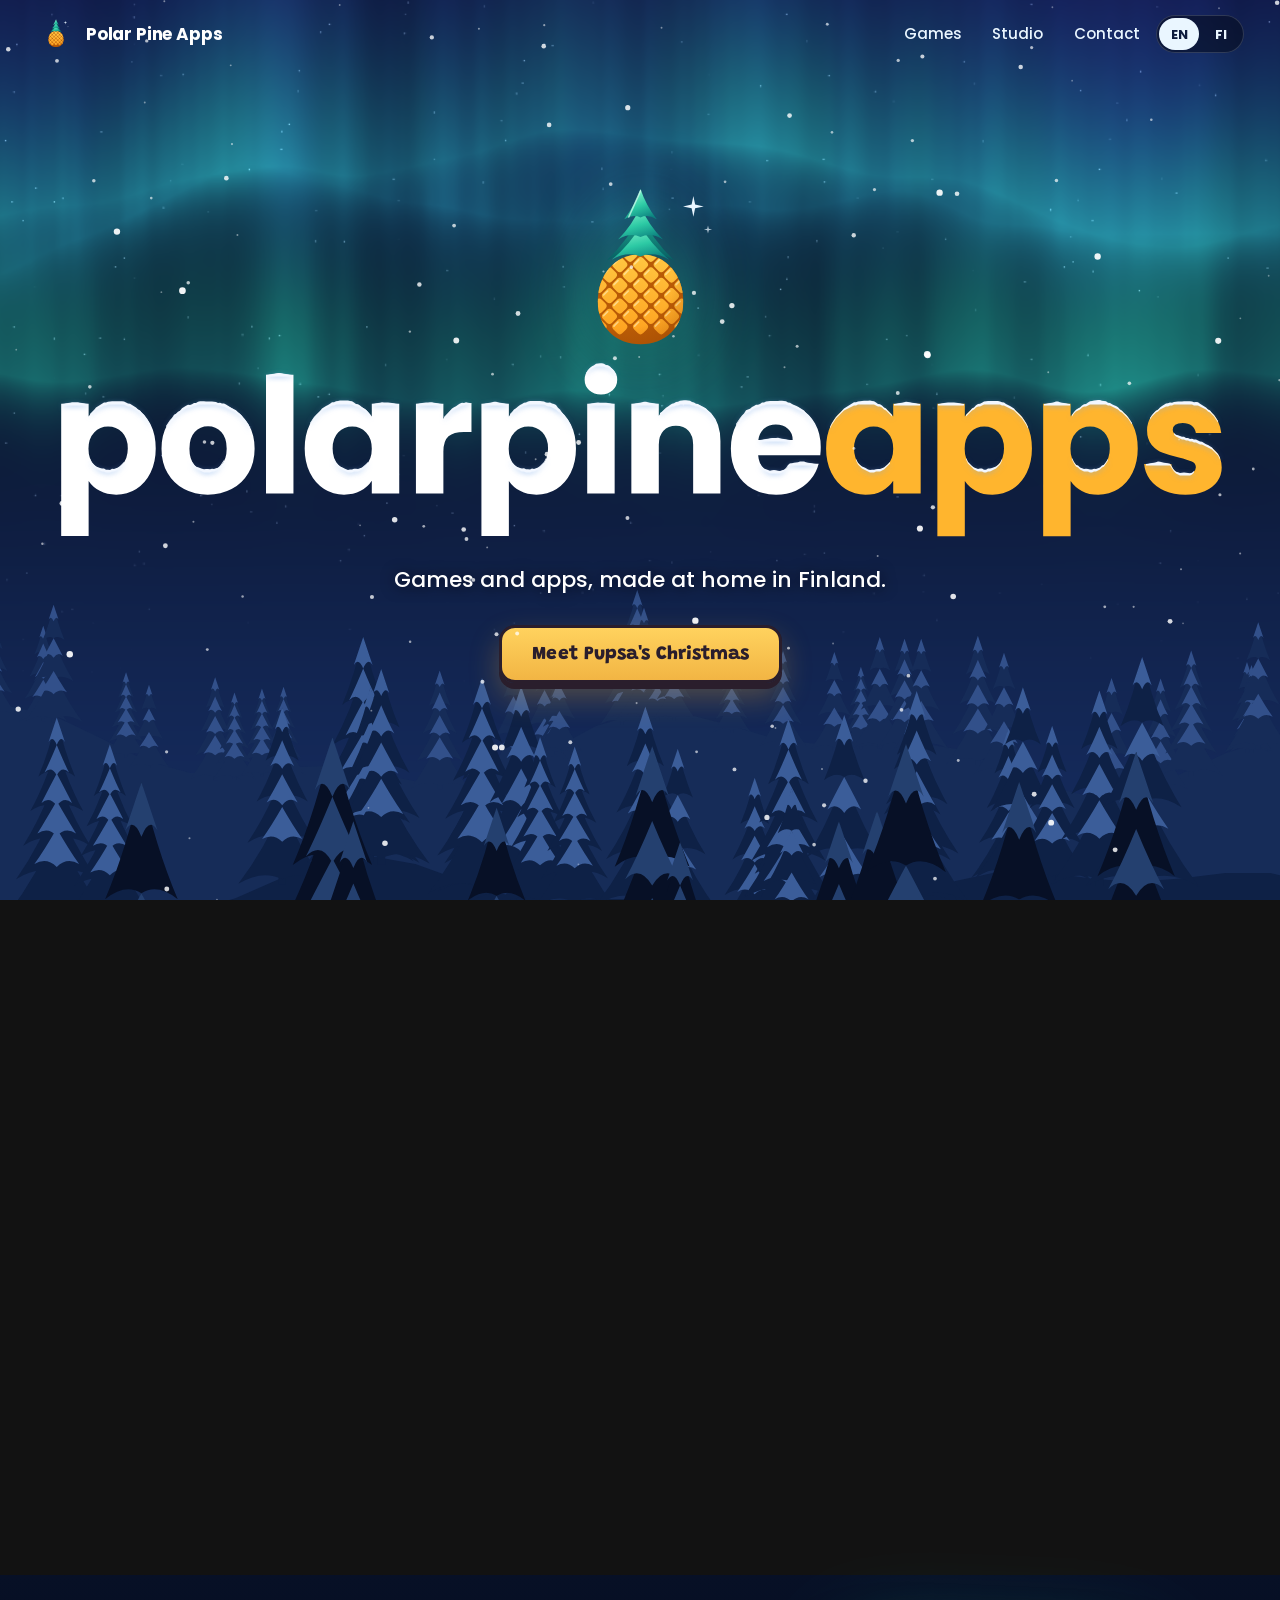
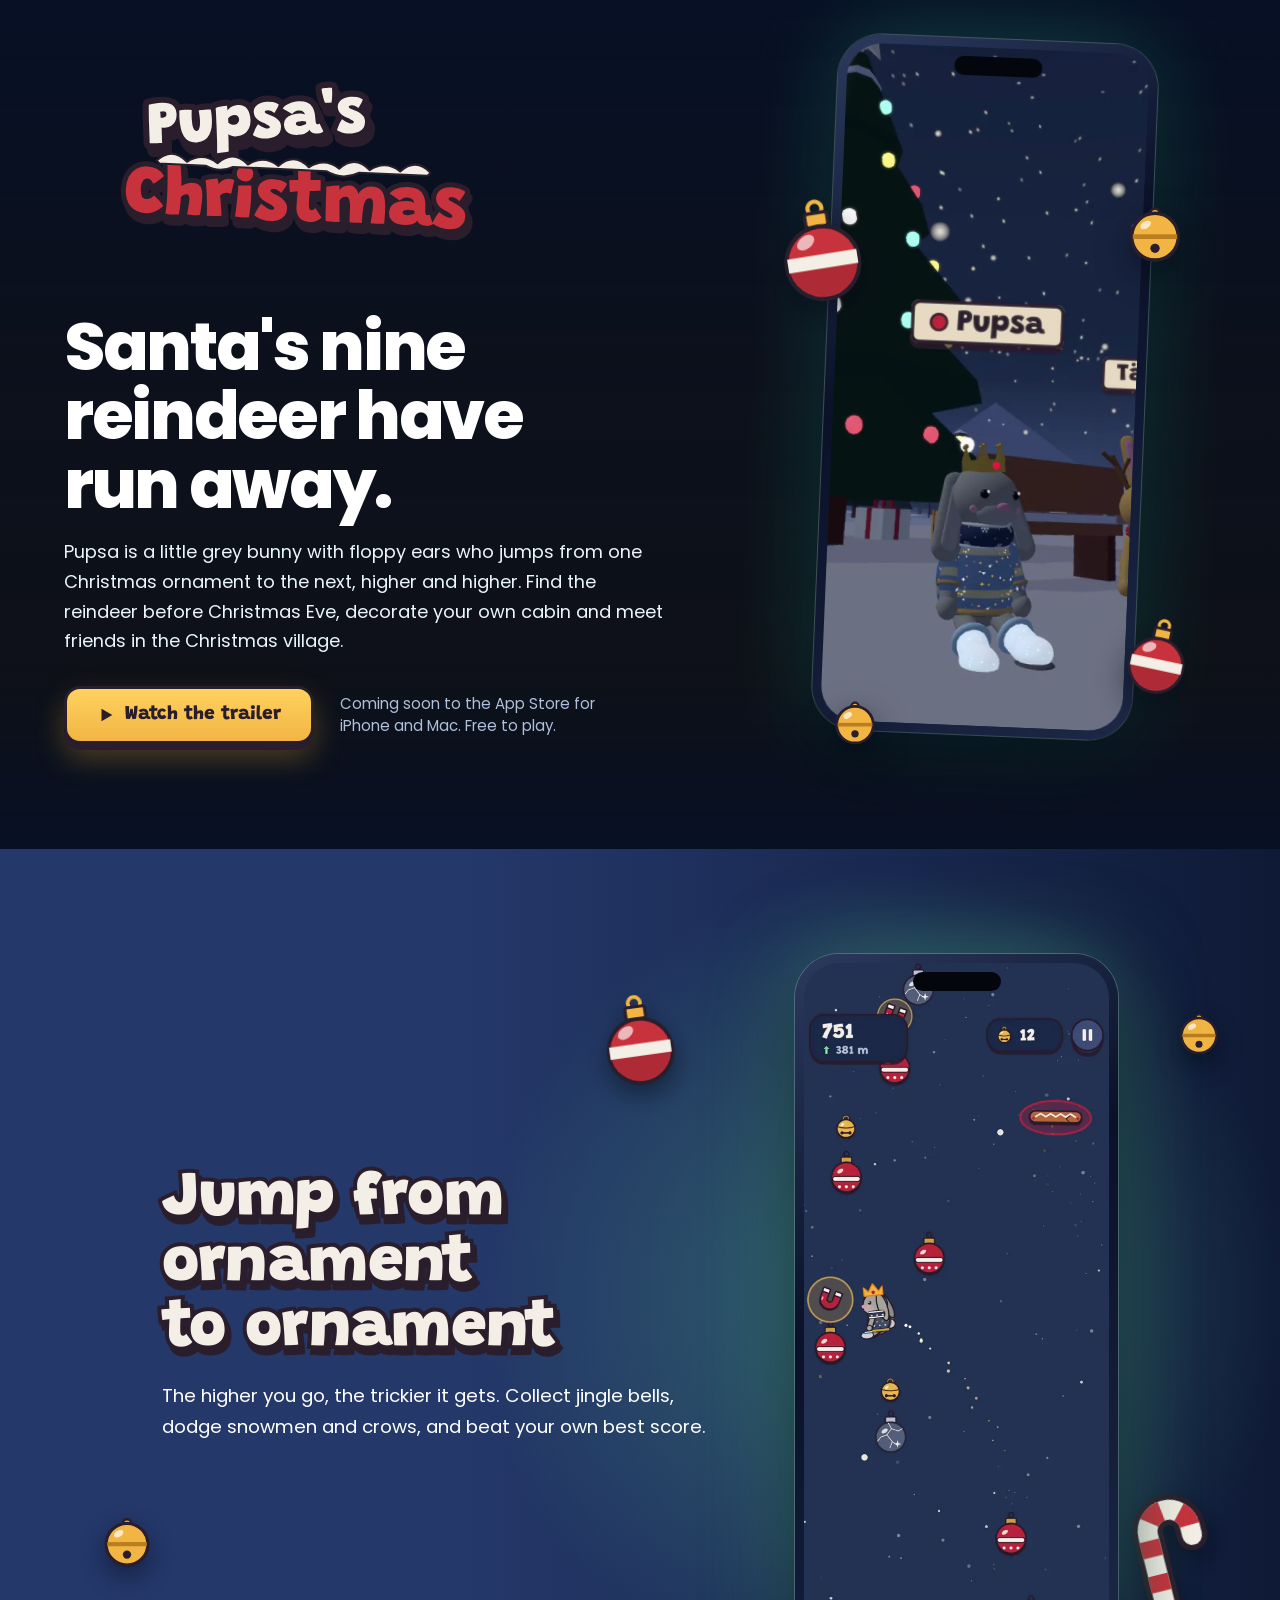
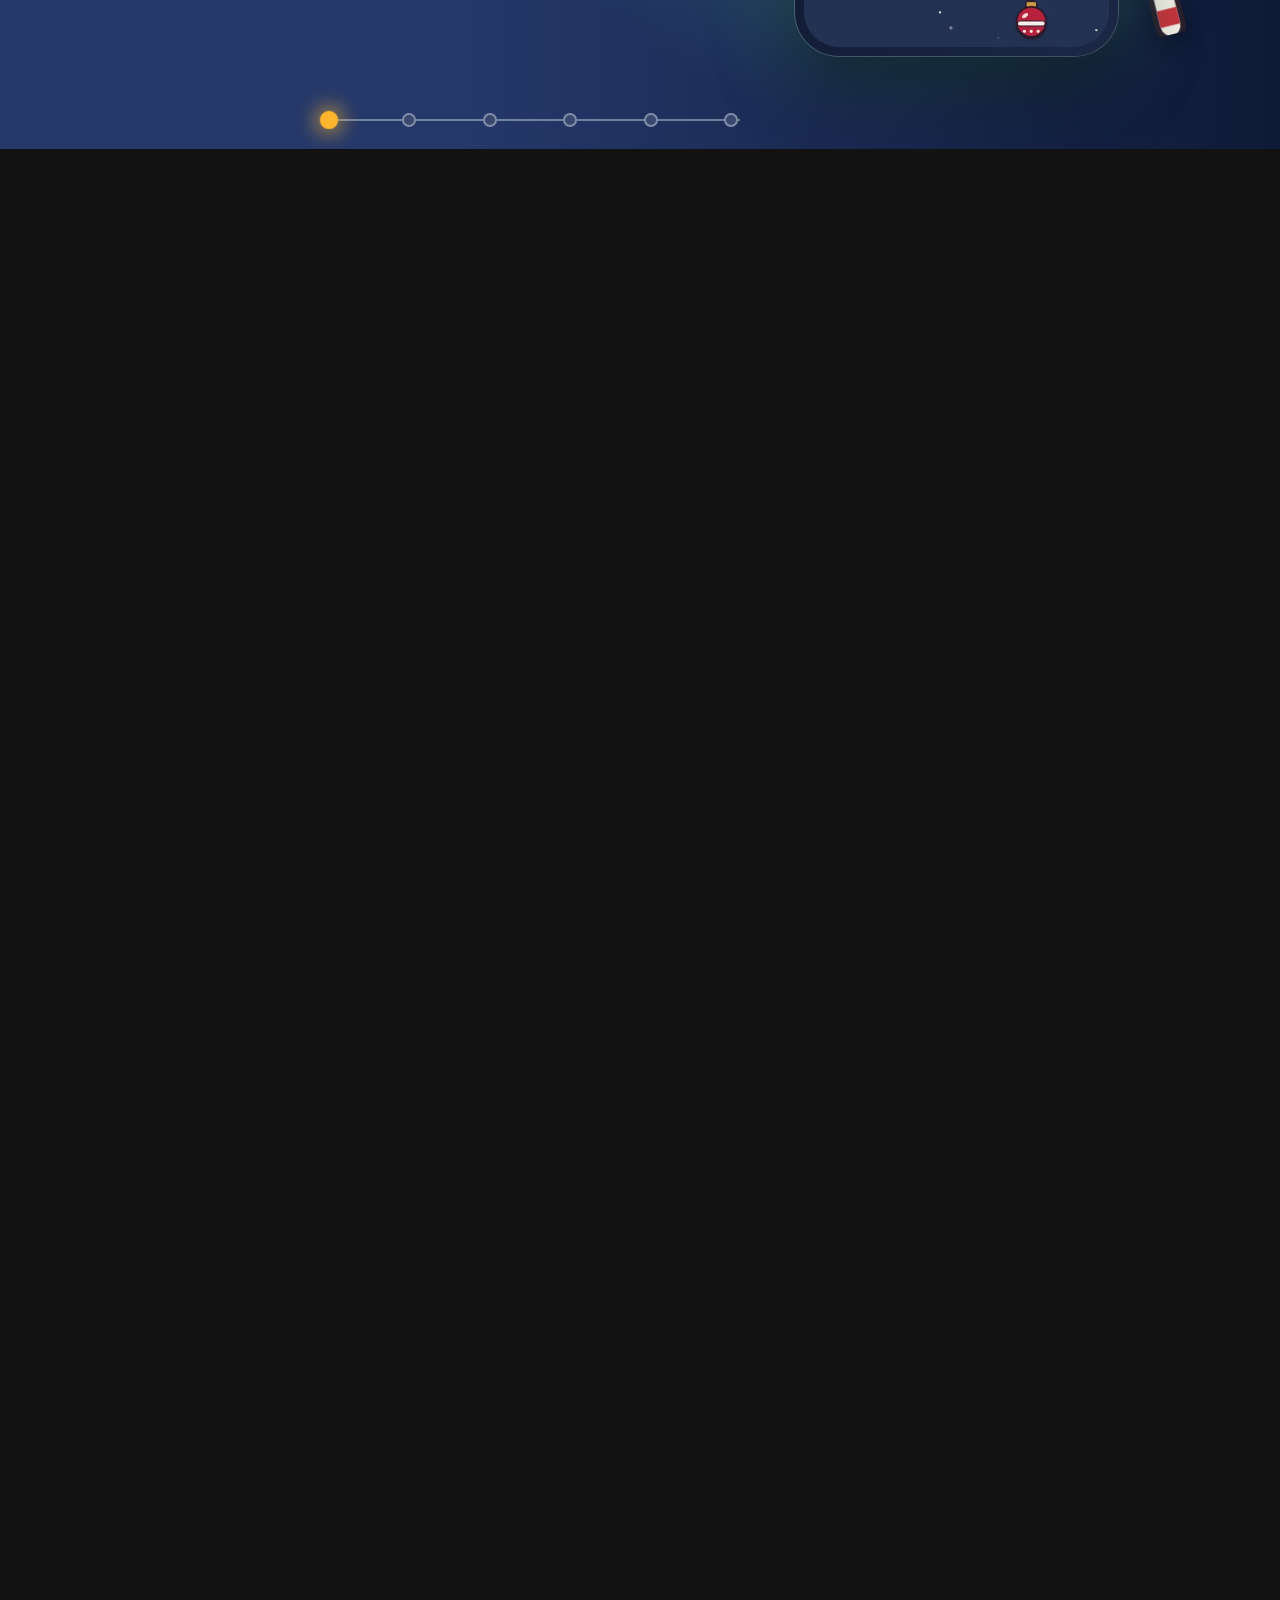
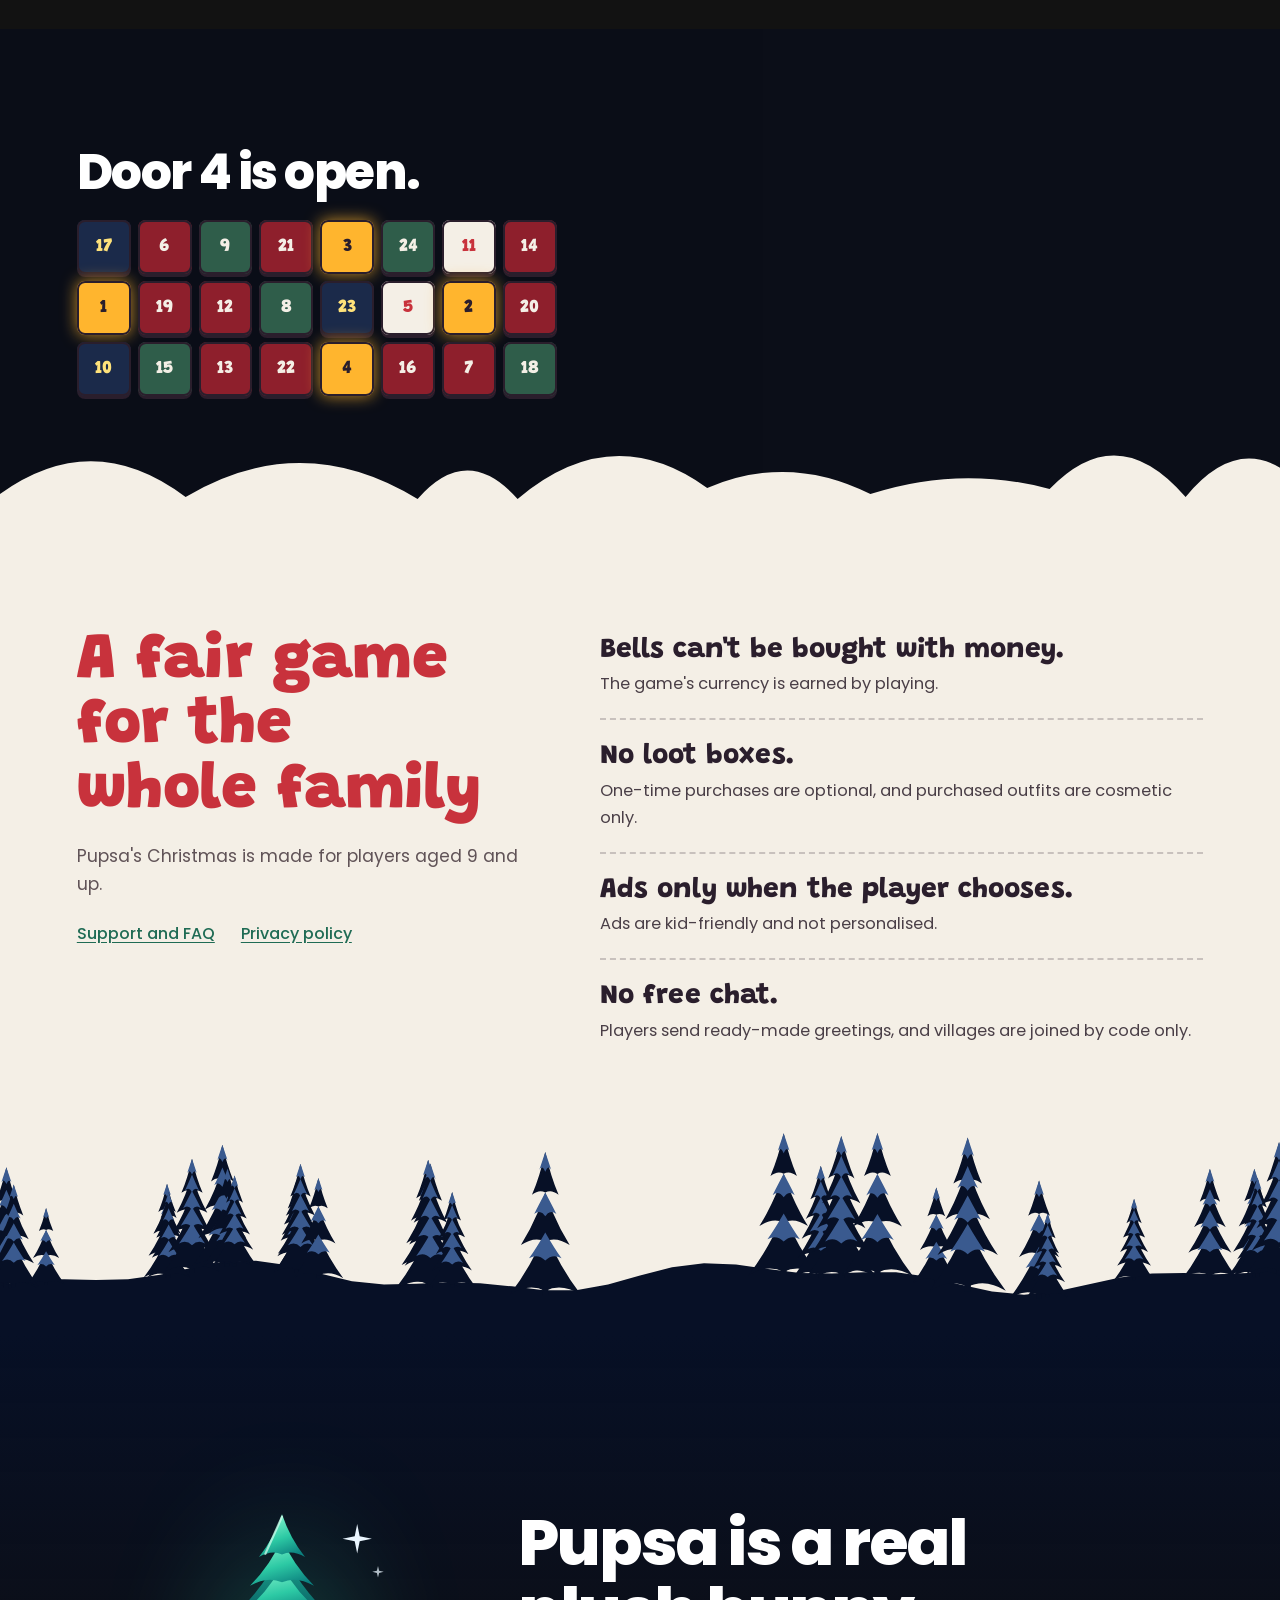
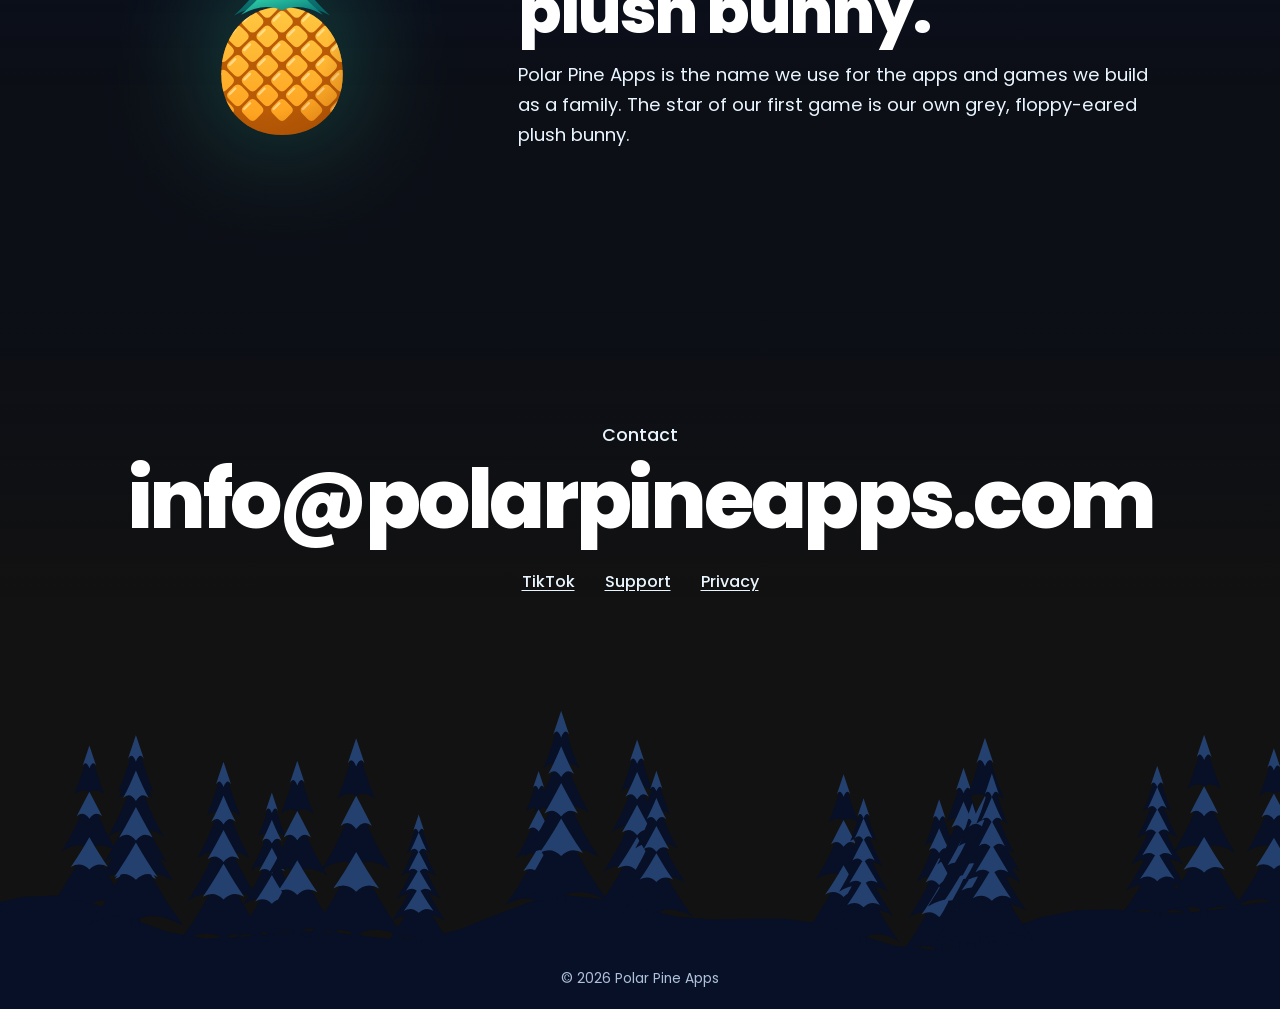
<file: index.html>
<!doctype html>
<html lang="en" data-lang="en">
<head>
<meta charset="utf-8">
<meta name="viewport" content="width=device-width, initial-scale=1, viewport-fit=cover">
<title>Polar Pine Apps</title>
<meta name="description" content="Polar Pine Apps makes games and apps at home in Finland. Our first game is Pupsa's Christmas for iPhone and Mac.">
<meta name="theme-color" content="#0D1B3D">
<meta property="og:type" content="website">
<meta property="og:title" content="Polar Pine Apps">
<meta property="og:description" content="Games and apps, made at home in Finland.">
<meta property="og:url" content="https://polarpineapps.com/">
<meta property="og:image" content="https://polarpineapps.com/assets/jako.jpg">
<meta name="twitter:card" content="summary_large_image">
<link rel="icon" href="assets/polarpineapps-merkki.svg" type="image/svg+xml">
<link rel="icon" href="assets/favicon-64.png" sizes="64x64" type="image/png">
<link rel="apple-touch-icon" href="assets/apple-touch-icon.png">
<link rel="preload" href="assets/fonts/poppins-latin-400-normal.woff2" as="font" type="font/woff2" crossorigin>
<link rel="preload" href="assets/fonts/grandstander-latin-900-normal.woff2" as="font" type="font/woff2" crossorigin>
<link rel="stylesheet" href="style.css">
<link rel="stylesheet" href="assets/etusivu.css">
<script>
(function () {
  var d = document.documentElement;
  d.classList.add('js');
  var p = new URLSearchParams(location.search).get('lang');
  var l = (p === 'fi' || p === 'en') ? p : ((navigator.language || '').toLowerCase().indexOf('fi') === 0 ? 'fi' : 'en');
  function set(v) { d.setAttribute('data-lang', v); d.lang = v; document.dispatchEvent(new CustomEvent('kieli')); }
  set(l);
  document.addEventListener('click', function (e) {
    var b = e.target.closest('[data-set-lang]');
    if (b) { set(b.getAttribute('data-set-lang')); return; }
    var a = e.target.closest('a[data-keep-lang]');
    if (a) { e.preventDefault(); location.href = a.getAttribute('href') + '?lang=' + d.getAttribute('data-lang'); }
  });
})();
</script>
</head>
<body class="etusivu">
<svg width="0" height="0" style="position:absolute" aria-hidden="true" focusable="false"><defs><symbol id="kuusi0" viewBox="0 0 100 200"><path d="M46 170h8v30h-8z" fill="currentColor"/><path d="M50 6Q57 38 68 64Q58 56 50 61Q42 56 32 64Q43 38 50 6ZM50 61Q63 100 83 132Q65 120 50 127Q35 120 17 132Q37 100 50 61ZM50 115Q69 161 98 199Q72 183 50 194Q28 183 2 199Q31 161 50 115Z" fill="currentColor"/><path style="fill:var(--lumi-vari)" d="M50 6Q55 21 58 30Q54 23 50 33Q46 23 42 30Q45 21 50 6ZM50 61Q59 78 65 90Q57 83 50 93Q43 83 35 90Q41 78 50 61ZM50 115Q62 136 72 150Q60 143 50 153Q40 143 28 150Q38 136 50 115Z"/></symbol><symbol id="kuusi1" viewBox="0 0 100 200"><path d="M46 170h8v30h-8z" fill="currentColor"/><path d="M50 6Q57 38 68 64Q58 56 50 61Q42 56 32 64Q43 38 50 6ZM50 42Q61 79 78 109Q63 98 50 105Q37 98 22 109Q39 79 50 42ZM50 79Q65 120 88 154Q67 141 50 149Q33 141 12 154Q35 120 50 79ZM50 115Q69 161 98 199Q72 183 50 194Q28 183 2 199Q31 161 50 115Z" fill="currentColor"/><path style="fill:var(--lumi-vari)" d="M50 6Q55 21 58 30Q54 23 50 33Q46 23 42 30Q45 21 50 6ZM50 42Q57 59 63 70Q56 63 50 73Q44 63 37 70Q43 59 50 42ZM50 79Q60 98 67 110Q58 103 50 113Q42 103 33 110Q40 98 50 79ZM50 115Q62 136 72 150Q60 143 50 153Q40 143 28 150Q38 136 50 115Z"/></symbol><symbol id="kuusi2" viewBox="0 0 100 200"><path d="M46 170h8v30h-8z" fill="currentColor"/><path d="M50 6Q57 38 68 64Q58 56 50 61Q42 56 32 64Q43 38 50 6ZM50 33Q60 69 76 98Q61 88 50 94Q39 88 24 98Q40 69 50 33ZM50 61Q63 100 83 132Q65 120 50 127Q35 120 17 132Q37 100 50 61ZM50 88Q66 131 90 165Q68 151 50 160Q32 151 10 165Q34 131 50 88ZM50 115Q69 161 98 199Q72 183 50 194Q28 183 2 199Q31 161 50 115Z" fill="currentColor"/><path style="fill:var(--lumi-vari)" d="M50 6Q55 21 58 30Q54 23 50 33Q46 23 42 30Q45 21 50 6ZM50 33Q57 50 62 60Q55 53 50 63Q45 53 38 60Q43 50 50 33ZM50 61Q59 78 65 90Q57 83 50 93Q43 83 35 90Q41 78 50 61ZM50 88Q61 107 69 120Q58 113 50 123Q42 113 31 120Q39 107 50 88ZM50 115Q62 136 72 150Q60 143 50 153Q40 143 28 150Q38 136 50 115Z"/></symbol></defs></svg>
<canvas id="taivas" aria-hidden="true"></canvas>
<canvas id="lumi" aria-hidden="true"></canvas>

<header class="yla">
  <a class="brand" href="./" aria-label="Polar Pine Apps">
    <img src="assets/polarpineapps-merkki.svg" alt="" width="40" height="40">
    <span>Polar Pine Apps</span>
  </a>
  <nav aria-label="Main">
    <a href="#pupsan-joulu"><span class="fi">Pelit</span><span class="en">Games</span></a>
    <a href="#studio">Studio</a>
    <a href="#yhteys"><span class="fi">Yhteystiedot</span><span class="en">Contact</span></a>
  </nav>
  <div class="langs" role="group" aria-label="Language / Kieli"><button data-set-lang="en">EN</button><button data-set-lang="fi">FI</button></div>
</header>

<main>
<section class="sankari" aria-labelledby="otsikko">
  <div class="sankari-kiinni">
    <svg class="harjanne kauko" viewBox="0 0 2000 520" preserveAspectRatio="xMidYMax slice" aria-hidden="true" focusable="false"><path d="M0 520L0 356L0 356L50 358L100 358L150 349L200 331L250 312L300 305L350 316L400 340L450 365L500 379L550 379L600 373L650 371L700 378L750 388L800 390L850 379L900 354L950 327L1000 312L1050 313L1100 326L1150 341L1200 347L1250 345L1300 344L1350 352L1400 371L1450 393L1500 405L1550 400L1600 380L1650 357L1700 341L1750 338L1800 341L1850 342L1900 334L1950 321L2000 313L2000 520Z" fill="currentColor"/><use href="#kuusi0" x="-38" y="251" width="57" height="113"/><use href="#kuusi0" x="-14" y="224" width="70" height="141"/><use href="#kuusi0" x="20" y="263" width="51" height="103"/><use href="#kuusi2" x="52" y="248" width="59" height="118"/><use href="#kuusi0" x="75" y="251" width="57" height="114"/><use href="#kuusi0" x="114" y="234" width="62" height="124"/><use href="#kuusi1" x="118" y="220" width="68" height="137"/><use href="#kuusi1" x="254" y="206" width="55" height="110"/><use href="#kuusi1" x="309" y="212" width="55" height="110"/><use href="#kuusi0" x="314" y="188" width="68" height="135"/><use href="#kuusi2" x="404" y="264" width="49" height="98"/><use href="#kuusi0" x="430" y="278" width="48" height="96"/><use href="#kuusi1" x="498" y="269" width="59" height="118"/><use href="#kuusi2" x="524" y="286" width="50" height="101"/><use href="#kuusi2" x="554" y="282" width="51" height="101"/><use href="#kuusi2" x="578" y="280" width="51" height="101"/><use href="#kuusi1" x="743" y="261" width="68" height="136"/><use href="#kuusi0" x="827" y="254" width="64" height="129"/><use href="#kuusi0" x="865" y="252" width="57" height="114"/><use href="#kuusi2" x="884" y="268" width="45" height="90"/><use href="#kuusi0" x="883" y="248" width="54" height="108"/><use href="#kuusi1" x="954" y="223" width="51" height="103"/><use href="#kuusi2" x="959" y="171" width="75" height="150"/><use href="#kuusi0" x="972" y="191" width="64" height="129"/><use href="#kuusi0" x="996" y="228" width="46" height="93"/><use href="#kuusi1" x="1012" y="218" width="51" height="103"/><use href="#kuusi2" x="1079" y="244" width="45" height="91"/><use href="#kuusi1" x="1131" y="240" width="55" height="110"/><use href="#kuusi0" x="1187" y="241" width="57" height="113"/><use href="#kuusi2" x="1221" y="258" width="48" height="95"/><use href="#kuusi0" x="1234" y="224" width="64" height="128"/><use href="#kuusi1" x="1262" y="226" width="63" height="126"/><use href="#kuusi0" x="1280" y="226" width="64" height="127"/><use href="#kuusi1" x="1338" y="222" width="74" height="148"/><use href="#kuusi0" x="1369" y="241" width="70" height="140"/><use href="#kuusi0" x="1488" y="269" width="71" height="142"/><use href="#kuusi1" x="1546" y="270" width="64" height="128"/><use href="#kuusi2" x="1576" y="238" width="72" height="145"/><use href="#kuusi0" x="1648" y="252" width="52" height="105"/><use href="#kuusi2" x="1654" y="256" width="50" height="100"/><use href="#kuusi0" x="1650" y="207" width="73" height="146"/><use href="#kuusi1" x="1813" y="219" width="66" height="131"/><use href="#kuusi2" x="1892" y="192" width="71" height="143"/><use href="#kuusi0" x="1940" y="232" width="47" height="95"/><use href="#kuusi0" x="1967" y="227" width="48" height="96"/><use href="#kuusi1" x="1965" y="201" width="60" height="121"/></svg>
    <div class="sankari-sisus">
      <img class="sankari-merkki" src="assets/polarpineapps-merkki.svg" alt="" width="220" height="220">
      <h1 id="otsikko" aria-label="Polar Pine Apps"><span class="sanamerkki"><svg class="sm sm-a" style="--o:68.537%" viewBox="-4 -160 1011 224" aria-hidden="true" focusable="false"><path class="kirjain" style="--i:0" d="M81 -113.2Q94.8 -113.2 106 -106.2Q117.2 -99.2 123.7 -86.2Q130.2 -73.2 130.2 -56Q130.2 -38.8 123.7 -25.7Q117.2 -12.6 106 -5.5Q94.8 1.6 81 1.6Q69.4 1.6 60.5 -3.2Q51.6 -8 46.6 -15.6V53.2H12.4V-111.6H46.6V-95.8Q51.6 -103.6 60.4 -108.4Q69.2 -113.2 81 -113.2ZM70.8 -83.4Q60.6 -83.4 53.5 -76Q46.4 -68.6 46.4 -55.8Q46.4 -43 53.5 -35.6Q60.6 -28.2 70.8 -28.2Q81 -28.2 88.2 -35.7Q95.4 -43.2 95.4 -56Q95.4 -68.8 88.3 -76.1Q81.2 -83.4 70.8 -83.4Z"/><path class="kirjain" style="--i:1" d="M137.4 -55.8Q137.4 -73 145 -86.1Q152.6 -99.2 165.8 -106.2Q179 -113.2 195.4 -113.2Q211.8 -113.2 225 -106.2Q238.2 -99.2 245.8 -86.1Q253.4 -73 253.4 -55.8Q253.4 -38.6 245.7 -25.5Q238 -12.4 224.7 -5.4Q211.4 1.6 195 1.6Q178.6 1.6 165.5 -5.4Q152.4 -12.4 144.9 -25.4Q137.4 -38.4 137.4 -55.8ZM218.6 -55.8Q218.6 -69.2 211.9 -76.4Q205.2 -83.6 195.4 -83.6Q185.4 -83.6 178.8 -76.5Q172.2 -69.4 172.2 -55.8Q172.2 -42.4 178.7 -35.2Q185.2 -28 195 -28Q204.8 -28 211.7 -35.2Q218.6 -42.4 218.6 -55.8Z"/><path class="kirjain" style="--i:2" d="M301.8 -148V0H267.6V-148Z"/><path class="kirjain" style="--i:3" d="M365 -113.2Q376.8 -113.2 385.7 -108.4Q394.6 -103.6 399.4 -95.8V-111.6H433.6V0H399.4V-15.8Q394.4 -8 385.5 -3.2Q376.6 1.6 364.8 1.6Q351.2 1.6 340 -5.5Q328.8 -12.6 322.3 -25.7Q315.8 -38.8 315.8 -56Q315.8 -73.2 322.3 -86.2Q328.8 -99.2 340 -106.2Q351.2 -113.2 365 -113.2ZM375 -83.4Q364.8 -83.4 357.7 -76.1Q350.6 -68.8 350.6 -56Q350.6 -43.2 357.7 -35.7Q364.8 -28.2 375 -28.2Q385.2 -28.2 392.3 -35.6Q399.4 -43 399.4 -55.8Q399.4 -68.6 392.3 -76Q385.2 -83.4 375 -83.4Z"/><path class="kirjain" style="--i:4" d="M523.6 -112.8V-76.6H514.2Q501.4 -76.6 495 -71.1Q488.6 -65.6 488.6 -51.8V0H454.4V-111.6H488.6V-93Q494.6 -102.2 503.6 -107.5Q512.6 -112.8 523.6 -112.8Z"/><path class="kirjain" style="--i:5" d="M604.6 -113.2Q618.4 -113.2 629.6 -106.2Q640.8 -99.2 647.3 -86.2Q653.8 -73.2 653.8 -56Q653.8 -38.8 647.3 -25.7Q640.8 -12.6 629.6 -5.5Q618.4 1.6 604.6 1.6Q593 1.6 584.1 -3.2Q575.2 -8 570.2 -15.6V53.2H536V-111.6H570.2V-95.8Q575.2 -103.6 584 -108.4Q592.8 -113.2 604.6 -113.2ZM594.4 -83.4Q584.2 -83.4 577.1 -76Q570 -68.6 570 -55.8Q570 -43 577.1 -35.6Q584.2 -28.2 594.4 -28.2Q604.6 -28.2 611.8 -35.7Q619 -43.2 619 -56Q619 -68.8 611.9 -76.1Q604.8 -83.4 594.4 -83.4Z"/><path class="kirjain" style="--i:6" d="M664.6 -141.6Q664.6 -149.6 670.3 -154.9Q676 -160.2 685 -160.2Q693.8 -160.2 699.5 -154.9Q705.2 -149.6 705.2 -141.6Q705.2 -133.8 699.5 -128.5Q693.8 -123.2 685 -123.2Q676 -123.2 670.3 -128.5Q664.6 -133.8 664.6 -141.6ZM702 -111.6V0H667.8V-111.6Z"/><path class="kirjain" style="--i:7" d="M833.8 -65.2V0H799.8V-60.6Q799.8 -71.8 794 -78Q788.2 -84.2 778.4 -84.2Q768.6 -84.2 762.8 -78Q757 -71.8 757 -60.6V0H722.8V-111.6H757V-96.8Q762.2 -104.2 771 -108.5Q779.8 -112.8 790.8 -112.8Q810.4 -112.8 822.1 -100.1Q833.8 -87.4 833.8 -65.2Z"/><path class="kirjain" style="--i:8" d="M958.2 -47.6H880.8Q881.6 -37.2 887.5 -31.7Q893.4 -26.2 902 -26.2Q914.8 -26.2 919.8 -37H956.2Q953.4 -26 946.1 -17.2Q938.8 -8.4 927.8 -3.4Q916.8 1.6 903.2 1.6Q886.8 1.6 874 -5.4Q861.2 -12.4 854 -25.4Q846.8 -38.4 846.8 -55.8Q846.8 -73.2 853.9 -86.2Q861 -99.2 873.8 -106.2Q886.6 -113.2 903.2 -113.2Q919.4 -113.2 932 -106.4Q944.6 -99.6 951.7 -87Q958.8 -74.4 958.8 -57.6Q958.8 -52.8 958.2 -47.6ZM923.8 -66.6Q923.8 -75.4 917.8 -80.6Q911.8 -85.8 902.8 -85.8Q894.2 -85.8 888.3 -80.8Q882.4 -75.8 881 -66.6Z"/></svg><svg class="sm sm-b" style="--o:31.463%" viewBox="1007 -160 464 224" aria-hidden="true" focusable="false"><path class="kirjain" style="--i:9" d="M1015.2 -113.2Q1027 -113.2 1035.9 -108.4Q1044.8 -103.6 1049.6 -95.8V-111.6H1083.8V0H1049.6V-15.8Q1044.6 -8 1035.7 -3.2Q1026.8 1.6 1015 1.6Q1001.4 1.6 990.2 -5.5Q979 -12.6 972.5 -25.7Q966 -38.8 966 -56Q966 -73.2 972.5 -86.2Q979 -99.2 990.2 -106.2Q1001.4 -113.2 1015.2 -113.2ZM1025.2 -83.4Q1015 -83.4 1007.9 -76.1Q1000.8 -68.8 1000.8 -56Q1000.8 -43.2 1007.9 -35.7Q1015 -28.2 1025.2 -28.2Q1035.4 -28.2 1042.5 -35.6Q1049.6 -43 1049.6 -55.8Q1049.6 -68.6 1042.5 -76Q1035.4 -83.4 1025.2 -83.4Z"/><path class="kirjain" style="--i:10" d="M1173.2 -113.2Q1187 -113.2 1198.2 -106.2Q1209.4 -99.2 1215.9 -86.2Q1222.4 -73.2 1222.4 -56Q1222.4 -38.8 1215.9 -25.7Q1209.4 -12.6 1198.2 -5.5Q1187 1.6 1173.2 1.6Q1161.6 1.6 1152.7 -3.2Q1143.8 -8 1138.8 -15.6V53.2H1104.6V-111.6H1138.8V-95.8Q1143.8 -103.6 1152.6 -108.4Q1161.4 -113.2 1173.2 -113.2ZM1163 -83.4Q1152.8 -83.4 1145.7 -76Q1138.6 -68.6 1138.6 -55.8Q1138.6 -43 1145.7 -35.6Q1152.8 -28.2 1163 -28.2Q1173.2 -28.2 1180.4 -35.7Q1187.6 -43.2 1187.6 -56Q1187.6 -68.8 1180.5 -76.1Q1173.4 -83.4 1163 -83.4Z"/><path class="kirjain" style="--i:11" d="M1305 -113.2Q1318.8 -113.2 1330 -106.2Q1341.2 -99.2 1347.7 -86.2Q1354.2 -73.2 1354.2 -56Q1354.2 -38.8 1347.7 -25.7Q1341.2 -12.6 1330 -5.5Q1318.8 1.6 1305 1.6Q1293.4 1.6 1284.5 -3.2Q1275.6 -8 1270.6 -15.6V53.2H1236.4V-111.6H1270.6V-95.8Q1275.6 -103.6 1284.4 -108.4Q1293.2 -113.2 1305 -113.2ZM1294.8 -83.4Q1284.6 -83.4 1277.5 -76Q1270.4 -68.6 1270.4 -55.8Q1270.4 -43 1277.5 -35.6Q1284.6 -28.2 1294.8 -28.2Q1305 -28.2 1312.2 -35.7Q1319.4 -43.2 1319.4 -56Q1319.4 -68.8 1312.3 -76.1Q1305.2 -83.4 1294.8 -83.4Z"/><path class="kirjain" style="--i:12" d="M1362.2 -36.6H1396Q1396.6 -30.8 1401.4 -27.2Q1406.2 -23.6 1413.2 -23.6Q1419.6 -23.6 1423.1 -26.1Q1426.6 -28.6 1426.6 -32.6Q1426.6 -37.4 1421.6 -39.7Q1416.6 -42 1405.4 -44.8Q1393.4 -47.6 1385.4 -50.7Q1377.4 -53.8 1371.6 -60.5Q1365.8 -67.2 1365.8 -78.6Q1365.8 -88.2 1371.1 -96.1Q1376.4 -104 1386.7 -108.6Q1397 -113.2 1411.2 -113.2Q1432.2 -113.2 1444.3 -102.8Q1456.4 -92.4 1458.2 -75.2H1426.6Q1425.8 -81 1421.5 -84.4Q1417.2 -87.8 1410.2 -87.8Q1404.2 -87.8 1401 -85.5Q1397.8 -83.2 1397.8 -79.2Q1397.8 -74.4 1402.9 -72Q1408 -69.6 1418.8 -67.2Q1431.2 -64 1439 -60.9Q1446.8 -57.8 1452.7 -50.9Q1458.6 -44 1458.8 -32.4Q1458.8 -22.6 1453.3 -14.9Q1447.8 -7.2 1437.5 -2.8Q1427.2 1.6 1413.6 1.6Q1399 1.6 1387.6 -3.4Q1376.2 -8.4 1369.6 -17.1Q1363 -25.8 1362.2 -36.6Z"/></svg><canvas class="kinos" aria-hidden="true"></canvas></span></h1>
      <p class="iskulause"><span class="fi">Pelejä ja sovelluksia, tehty kotona Suomessa.</span><span class="en">Games and apps, made at home in Finland.</span></p>
      <a class="nappi kulta" href="#pupsan-joulu"><span class="fi">Tutustu Pupsan Jouluun</span><span class="en">Meet Pupsa's Christmas</span></a>
    </div>
    <svg class="harjanne keski" viewBox="0 0 2000 520" preserveAspectRatio="xMidYMax slice" aria-hidden="true" focusable="false"><path d="M0 520L0 360L0 360L50 377L100 401L150 421L200 429L250 423L300 414L350 408L400 410L450 415L500 412L550 398L600 376L650 357L700 351L750 360L800 378L850 394L900 400L950 399L1000 399L1050 406L1100 420L1150 433L1200 436L1250 423L1300 400L1350 379L1400 368L1450 369L1500 376L1550 380L1600 376L1650 370L1700 370L1750 382L1800 404L1850 426L1900 437L1950 433L2000 418L2000 520Z" fill="currentColor"/><use href="#kuusi2" x="-43" y="157" width="107" height="215"/><use href="#kuusi0" x="31" y="212" width="93" height="186"/><use href="#kuusi2" x="75" y="198" width="112" height="223"/><use href="#kuusi0" x="72" y="171" width="126" height="252"/><use href="#kuusi0" x="78" y="195" width="114" height="228"/><use href="#kuusi0" x="181" y="254" width="90" height="180"/><use href="#kuusi2" x="295" y="190" width="113" height="227"/><use href="#kuusi2" x="361" y="221" width="99" height="198"/><use href="#kuusi1" x="551" y="180" width="102" height="203"/><use href="#kuusi2" x="627" y="100" width="130" height="260"/><use href="#kuusi1" x="650" y="158" width="100" height="200"/><use href="#kuusi1" x="656" y="136" width="112" height="225"/><use href="#kuusi2" x="773" y="207" width="92" height="185"/><use href="#kuusi2" x="762" y="146" width="124" height="248"/><use href="#kuusi1" x="805" y="155" width="125" height="250"/><use href="#kuusi2" x="840" y="213" width="97" height="194"/><use href="#kuusi2" x="881" y="224" width="92" height="184"/><use href="#kuusi1" x="948" y="178" width="115" height="229"/><use href="#kuusi0" x="995" y="226" width="93" height="187"/><use href="#kuusi1" x="1083" y="259" width="88" height="176"/><use href="#kuusi0" x="1109" y="233" width="105" height="209"/><use href="#kuusi2" x="1102" y="191" width="125" height="251"/><use href="#kuusi0" x="1125" y="271" width="86" height="171"/><use href="#kuusi0" x="1164" y="187" width="125" height="250"/><use href="#kuusi1" x="1246" y="183" width="112" height="224"/><use href="#kuusi1" x="1246" y="160" width="122" height="245"/><use href="#kuusi1" x="1366" y="204" width="86" height="172"/><use href="#kuusi0" x="1370" y="157" width="110" height="219"/><use href="#kuusi1" x="1413" y="201" width="89" height="178"/><use href="#kuusi1" x="1454" y="160" width="112" height="225"/><use href="#kuusi0" x="1491" y="122" width="133" height="265"/><use href="#kuusi2" x="1736" y="224" width="90" height="179"/><use href="#kuusi0" x="1839" y="221" width="111" height="223"/><use href="#kuusi2" x="1881" y="202" width="120" height="239"/></svg>
    <svg class="harjanne lahi" viewBox="0 0 2000 520" preserveAspectRatio="xMidYMax slice" aria-hidden="true" focusable="false"><path d="M0 520L0 441L0 441L50 429L100 417L150 414L200 425L250 445L300 464L350 474L400 473L450 466L500 463L550 466L600 471L650 472L700 462L750 443L800 423L850 414L900 417L950 430L1000 442L1050 448L1100 448L1150 447L1200 453L1250 466L1300 481L1350 488L1400 482L1450 464L1500 445L1550 433L1600 432L1650 436L1700 438L1750 434L1800 426L1850 422L1900 430L1950 448L2000 468L2000 520Z" fill="currentColor"/><use href="#kuusi1" x="30" y="91" width="167" height="333"/><use href="#kuusi1" x="49" y="35" width="194" height="387"/><use href="#kuusi2" x="43" y="9" width="207" height="414"/><use href="#kuusi2" x="94" y="84" width="172" height="345"/><use href="#kuusi0" x="441" y="97" width="188" height="376"/><use href="#kuusi2" x="610" y="54" width="206" height="411"/><use href="#kuusi1" x="652" y="135" width="161" height="322"/><use href="#kuusi0" x="791" y="123" width="150" height="299"/><use href="#kuusi1" x="914" y="63" width="194" height="388"/><use href="#kuusi2" x="962" y="155" width="150" height="300"/><use href="#kuusi1" x="1104" y="135" width="162" height="324"/><use href="#kuusi0" x="1135" y="124" width="171" height="343"/><use href="#kuusi0" x="1144" y="60" width="207" height="413"/><use href="#kuusi0" x="1253" y="96" width="200" height="399"/><use href="#kuusi1" x="1362" y="68" width="200" height="400"/><use href="#kuusi2" x="1564" y="49" width="197" height="395"/><use href="#kuusi1" x="1573" y="57" width="194" height="387"/><use href="#kuusi1" x="1582" y="61" width="192" height="384"/><use href="#kuusi0" x="1835" y="113" width="165" height="331"/><use href="#kuusi0" x="1851" y="90" width="181" height="362"/></svg>
    <div class="lahi-jatko"></div>
  </div>
</section>

<section class="peli" id="pupsan-joulu" data-taivas>
  <div class="peli-sisus">
    <div class="peli-teksti">
      <img class="pelilogo fi" src="assets/pupsan-joulu-logo-fi.svg" alt="Pupsan Joulu" width="520" height="298">
      <img class="pelilogo en" src="assets/pupsan-joulu-logo-en.svg" alt="Pupsa's Christmas" width="520" height="298">
      <h2><span class="fi">Joulupukin yhdeksän poroa ovat karanneet.</span><span class="en">Santa's nine reindeer have run away.</span></h2>
      <p class="fi">Pupsa on pieni harmaa luppakorvapupu, joka hyppii joulukoristeelta toiselle yhä korkeammalle. Etsi porot ennen aattoa, sisusta oma mökki ja tapaa kaverit joulukylässä.</p>
      <p class="en">Pupsa is a little grey bunny with floppy ears who jumps from one Christmas ornament to the next, higher and higher. Find the reindeer before Christmas Eve, decorate your own cabin and meet friends in the Christmas village.</p>
      <div class="toiminnot">
        <button class="nappi kulta" type="button" id="avaa-traileri"><svg viewBox="0 0 20 20" aria-hidden="true"><path d="M5 3l12 7-12 7z"/></svg><span class="fi">Katso traileri</span><span class="en">Watch the trailer</span></button>
        <p class="tila"><span class="fi">Tulossa App Storeen iPhonelle ja Macille. Ilmainen.</span><span class="en">Coming soon to the App Store for iPhone and Mac. Free to play.</span></p>
      </div>
    </div>
    <div class="peli-kuva" data-kallistus>
      <figure class="puhelin iso">
        <div class="ruutu"><video muted loop playsinline preload="none" poster="assets/videot/pupsa.webp"><source src="assets/videot/pupsa.mp4" type="video/mp4"></video></div>
      </figure>
      <svg class="koriste k1" viewBox="0 0 60 76" aria-hidden="true"><use href="#kuula"/></svg>
      <svg class="koriste k2" viewBox="0 0 48 52" aria-hidden="true"><use href="#kulkunen"/></svg>
      <svg class="koriste k3" viewBox="0 0 48 52" aria-hidden="true"><use href="#kulkunen"/></svg>
      <svg class="koriste k4" viewBox="0 0 60 76" aria-hidden="true"><use href="#kuula"/></svg>
    </div>
  </div>
</section>

<svg width="0" height="0" style="position:absolute" aria-hidden="true" focusable="false"><defs>
  <symbol id="kuula" viewBox="0 0 60 76"><circle cx="30" cy="8" r="5" fill="none" stroke="#F2B544" stroke-width="3"/><rect x="22" y="11" width="16" height="10" rx="2" fill="#F2B544" stroke="#2A1E2C" stroke-width="2.5"/><circle cx="30" cy="47" r="26" fill="#C8323C" stroke="#2A1E2C" stroke-width="3"/><path d="M6 47a24 24 0 0 0 48 0v-1H6z" fill="#8E1F2C" opacity=".45"/><rect x="5" y="41" width="50" height="10" fill="#F4EFE6"/><ellipse cx="20" cy="31" rx="7" ry="4.5" transform="rotate(-30 20 31)" fill="#fff" opacity=".65"/></symbol>
  <symbol id="kulkunen" viewBox="0 0 48 52"><path d="M24 4a4 4 0 0 1 4 4v1h-8V8a4 4 0 0 1 4-4z" fill="#F2B544" stroke="#2A1E2C" stroke-width="2.5"/><circle cx="24" cy="28" r="20" fill="#F2B544" stroke="#2A1E2C" stroke-width="3"/><rect x="5" y="26" width="38" height="4" fill="#B97E1F"/><circle cx="24" cy="38" r="4" fill="#2A1E2C"/><ellipse cx="16" cy="18" rx="5" ry="3" transform="rotate(-30 16 18)" fill="#fff" opacity=".7"/></symbol>
  <symbol id="tahti" viewBox="0 0 60 60"><path d="M30 4l7.6 16.6 18.2 2.1-13.5 12.3 3.7 17.9L30 44l-16 9 3.7-17.9L4.200 22.700l18.200-2.100z" fill="#F2B544" stroke="#2A1E2C" stroke-width="3.500" stroke-linejoin="round"/><path d="M24 22l6-12" stroke="#FFE27A" stroke-width="3" stroke-linecap="round"/></symbol>
  <symbol id="kruunu" viewBox="0 0 76 54"><path d="M8 48L4 14l18 14L38 4l16 24 18-14-4 34z" fill="#F2B544" stroke="#2A1E2C" stroke-width="3.500" stroke-linejoin="round"/><circle cx="38" cy="36" r="5" fill="#C8323C" stroke="#2A1E2C" stroke-width="2.500"/><path d="M12 42h52" stroke="#B97E1F" stroke-width="3"/></symbol>
  <symbol id="karkki" viewBox="0 0 60 100"><path d="M18 94V34a14 14 0 0 1 28 0v6" fill="none" stroke="#2A1E2C" stroke-width="20" stroke-linecap="round"/><path d="M18 94V34a14 14 0 0 1 28 0v6" fill="none" stroke="#F4EFE6" stroke-width="13" stroke-linecap="round"/><path d="M18 94V34a14 14 0 0 1 28 0v6" fill="none" stroke="#C8323C" stroke-width="13" stroke-dasharray="11 12"/></symbol>
</defs></svg>

<section class="maailmat" aria-label="Pupsan Joulu">
  <div class="maailmat-kiinni">
    <div class="raita">

      <article class="luku l-hyppy" style="--i:0">
        <svg class="kelluva" viewBox="0 0 60 76" style="--x:47%;--y:16%;--w:74px;--k:1.5;--r:-8deg" aria-hidden="true"><use href="#kuula"/></svg><svg class="kelluva" viewBox="0 0 48 52" style="--x:8%;--y:74%;--w:50px;--k:0.8;--r:0deg" aria-hidden="true"><use href="#kulkunen"/></svg><svg class="kelluva" viewBox="0 0 60 100" style="--x:88%;--y:70%;--w:92px;--k:2.1;--r:-14deg" aria-hidden="true"><use href="#karkki"/></svg><svg class="kelluva" viewBox="0 0 48 52" style="--x:92%;--y:18%;--w:42px;--k:1.2;--r:0deg" aria-hidden="true"><use href="#kulkunen"/></svg>
        <div class="luku-teksti">
          <h3><span class="fi">Hyppää koristeelta toiselle</span><span class="en">Jump from ornament to ornament</span></h3>
          <p class="fi">Mitä ylemmäs pääset, sitä vaikeammaksi matka muuttuu. Kerää kulkusia, väistä lumiukkoja ja variksia ja lyö oma ennätyksesi.</p>
          <p class="en">The higher you go, the trickier it gets. Collect jingle bells, dodge snowmen and crows, and beat your own best score.</p>
        </div>
        <figure class="puhelin"><div class="ruutu"><video muted loop playsinline preload="none" poster="assets/videot/hyppy.webp"><source src="assets/videot/hyppy.mp4" type="video/mp4"></video></div></figure>
      </article>

      <article class="luku l-seikkailu" style="--i:1">
        <svg class="kelluva" viewBox="0 0 60 60" style="--x:44%;--y:20%;--w:62px;--k:1.4;--r:-10deg" aria-hidden="true"><use href="#tahti"/></svg><svg class="kelluva" viewBox="0 0 60 60" style="--x:10%;--y:72%;--w:44px;--k:0.8;--r:12deg" aria-hidden="true"><use href="#tahti"/></svg><svg class="kelluva" viewBox="0 0 60 60" style="--x:90%;--y:74%;--w:74px;--k:2;--r:8deg" aria-hidden="true"><use href="#tahti"/></svg><svg class="kelluva" viewBox="0 0 48 52" style="--x:90%;--y:14%;--w:46px;--k:1.2;--r:0deg" aria-hidden="true"><use href="#kulkunen"/></svg>
        <div class="luku-teksti">
          <h3><span class="fi">14 maailmaa, 112 kenttää</span><span class="en">14 worlds, 112 levels</span></h3>
          <p class="fi">Kerää tähtiä ja avaa uusia maailmoja. Kauempana odottavat tuuli, pimeys ja katoavat alustat.</p>
          <p class="en">Collect stars to unlock new worlds. Further on, wind, darkness and vanishing platforms await.</p>
        </div>
        <figure class="puhelin"><div class="ruutu"><img class="fi" loading="lazy" src="assets/pelikuvat/seikkailu-fi.webp" alt="Seikkailun kenttäkartta" width="660" height="1435"><img class="en" loading="lazy" src="assets/pelikuvat/seikkailu-en.webp" alt="The Adventure level map" width="660" height="1435"></div></figure>
      </article>

      <article class="luku l-mokki" style="--i:2">
        <svg class="kelluva" viewBox="0 0 60 60" style="--x:46%;--y:74%;--w:40px;--k:1.1;--r:0deg" aria-hidden="true"><use href="#tahti"/></svg><svg class="kelluva" viewBox="0 0 60 76" style="--x:90%;--y:16%;--w:62px;--k:1.8;--r:10deg" aria-hidden="true"><use href="#kuula"/></svg><svg class="kelluva" viewBox="0 0 48 52" style="--x:8%;--y:18%;--w:42px;--k:0.9;--r:0deg" aria-hidden="true"><use href="#kulkunen"/></svg>
        <div class="luku-teksti">
          <h3><span class="fi">Sisusta oma joulumökki</span><span class="en">Decorate your own Christmas cabin</span></h3>
          <p class="fi">Osta huonekalut kulkusilla ja laajenna taloa kerros ja siipi kerrallaan: sauna, ullakko, tähtitorni ja jäälinna.</p>
          <p class="en">Buy furniture with bells and grow the house floor by floor and wing by wing: sauna, loft, observatory and ice castle.</p>
        </div>
        <figure class="puhelin"><div class="ruutu"><video muted loop playsinline preload="none" poster="assets/videot/mokki.webp"><source src="assets/videot/mokki.mp4" type="video/mp4"></video></div></figure>
      </article>

      <article class="luku l-kyla" style="--i:3">
        <svg class="kelluva" viewBox="0 0 60 60" style="--x:90%;--y:20%;--w:56px;--k:1.7;--r:-8deg" aria-hidden="true"><use href="#tahti"/></svg><svg class="kelluva" viewBox="0 0 60 76" style="--x:10%;--y:76%;--w:54px;--k:0.9;--r:-10deg" aria-hidden="true"><use href="#kuula"/></svg><svg class="kelluva" viewBox="0 0 48 52" style="--x:46%;--y:18%;--w:44px;--k:1.3;--r:0deg" aria-hidden="true"><use href="#kulkunen"/></svg>
        <div class="luku-teksti">
          <h3><span class="fi">Tapaa kaverit joulukylässä</span><span class="en">Meet friends in the Christmas village</span></h3>
          <p class="fi">Kylään pääsee vain kyläkoodilla. Lähetä valmiita tervehdyksiä ja lahjoja, vapaata chattia ei ole.</p>
          <p class="en">Villages are joined only with a private code. Send ready-made greetings and gifts. There is no free chat.</p>
        </div>
        <figure class="puhelin"><div class="ruutu"><video muted loop playsinline preload="none" poster="assets/videot/kyla.webp"><source src="assets/videot/kyla.mp4" type="video/mp4"></video></div></figure>
      </article>

      <article class="luku l-asut" style="--i:4">
        <svg class="kelluva" viewBox="0 0 76 54" style="--x:44%;--y:18%;--w:92px;--k:1.5;--r:-10deg" aria-hidden="true"><use href="#kruunu"/></svg><svg class="kelluva" viewBox="0 0 60 60" style="--x:90%;--y:72%;--w:48px;--k:1.8;--r:10deg" aria-hidden="true"><use href="#tahti"/></svg><svg class="kelluva" viewBox="0 0 76 54" style="--x:9%;--y:76%;--w:62px;--k:0.8;--r:8deg" aria-hidden="true"><use href="#kruunu"/></svg>
        <div class="luku-teksti">
          <h3><span class="fi">Pue pupusi omaan tyyliin</span><span class="en">Dress your bunny your way</span></h3>
          <p class="fi">Hatut, huivit, kengät ja paljon muuta. Useimmat asut ansaitaan pelaamalla tai joulukalenterista.</p>
          <p class="en">Hats, scarves, shoes and more. Most outfits are earned by playing or from the advent calendar.</p>
        </div>
        <figure class="puhelin"><div class="ruutu"><video muted loop playsinline preload="none" poster="assets/videot/asut.webp"><source src="assets/videot/asut.mp4" type="video/mp4"></video></div></figure>
      </article>

      <article class="luku l-kalenteri" style="--i:5">
        <svg class="kelluva" viewBox="0 0 48 52" style="--x:46%;--y:76%;--w:58px;--k:1.2;--r:0deg" aria-hidden="true"><use href="#kulkunen"/></svg><svg class="kelluva" viewBox="0 0 60 60" style="--x:91%;--y:18%;--w:60px;--k:1.8;--r:-12deg" aria-hidden="true"><use href="#tahti"/></svg><svg class="kelluva" viewBox="0 0 60 76" style="--x:9%;--y:18%;--w:52px;--k:0.9;--r:8deg" aria-hidden="true"><use href="#kuula"/></svg>
        <div class="luku-teksti">
          <h3><span class="fi">Uusi luukku joka päivä 1.–24.12.</span><span class="en">A new door every day, Dec 1–24</span></h3>
          <p class="fi">Tarina etenee ja erikoisradat aukeavat.</p>
          <p class="en">The story moves on and special courses unlock.</p>
        </div>
        <figure class="puhelin"><div class="ruutu"><img class="fi" loading="lazy" src="assets/pelikuvat/kalenteri-fi.webp" alt="Joulukalenterin luukut" width="660" height="1435"><img class="en" loading="lazy" src="assets/pelikuvat/kalenteri-en.webp" alt="The advent calendar doors" width="660" height="1435"></div></figure>
      </article>

    </div>
    <div class="koristenaru" aria-hidden="true"><i></i><i></i><i></i><i></i><i></i><i></i></div>
  </div>
</section>

<section class="tapahtumat" data-taivas>
  <div class="tapahtuma" id="kalenterilaskuri">
    <h2 id="kalenteriteksti"><span class="fi">Joulukalenteri aukeaa 1.12.</span><span class="en">The advent calendar opens on December 1.</span></h2>
    <div class="luukut" id="luukut" aria-hidden="true"></div>
  </div>
  <div class="tapahtuma kilpailu" id="kilpailu">
    <h2><span class="fi">Keksi Pupsalle asu</span><span class="en">Design an outfit for Pupsa</span></h2>
    <p class="fi">Kommentoi ideasi TikTokin kilpailuvideoon. Eniten tykkäyksiä saanut idea lisätään peliin puettavaksi asuksi. Kilpailuaikaa on 20.11.2026 klo 21 asti.</p>
    <p class="en">Comment your idea on the contest video on TikTok. The most-liked idea is added to the game as a wearable item. The contest ends on November 20, 2026 at 21:00 Finnish time.</p>
    <div class="toiminnot">
      <a class="nappi kulta" href="https://www.tiktok.com/@polarpineapps"><span class="fi">Osallistu TikTokissa</span><span class="en">Enter on TikTok</span></a>
      <a class="tekstilinkki" href="pupsan-joulu/contest.html"><span class="fi">Säännöt englanniksi</span><span class="en">Official rules</span></a>
    </div>
  </div>
</section>

<section class="reilu">
  <svg class="kinosreuna" viewBox="0 0 1600 64" preserveAspectRatio="none" aria-hidden="true" focusable="false"><path d="M0 64L0 44Q116 -23 232 47Q377 -22 522 49Q584 -8 647 49Q765 -31 884 38Q986 3 1088 44Q1200 15 1312 39Q1397 -32 1482 47Q1556 -25 1631 38L1631 64Z" fill="currentColor"/></svg>
  <div class="reilu-sisus">
    <div class="reilu-otsikko">
      <h2><span class="fi">Reilu peli koko perheelle</span><span class="en">A fair game for the whole family</span></h2>
      <p class="fi">Pupsan Joulu on tehty 9-vuotiaille ja sitä vanhemmille.</p>
      <p class="en">Pupsa's Christmas is made for players aged 9 and up.</p>
      <p class="reilu-linkit"><a href="pupsan-joulu/" data-keep-lang><span class="fi">Tuki ja usein kysytyt kysymykset</span><span class="en">Support and FAQ</span></a><a href="pupsan-joulu/privacy.html" data-keep-lang><span class="fi">Tietosuojaseloste</span><span class="en">Privacy policy</span></a></p>
    </div>
    <ul class="lupaukset">
      <li><strong><span class="fi">Kulkusia ei voi ostaa rahalla.</span><span class="en">Bells can't be bought with money.</span></strong><span class="fi">Pelin raha ansaitaan pelaamalla.</span><span class="en">The game's currency is earned by playing.</span></li>
      <li><strong><span class="fi">Ei yllätyspaketteja.</span><span class="en">No loot boxes.</span></strong><span class="fi">Kertaostokset ovat vapaaehtoisia, ja ostetut asut ovat pelkkää ulkonäköä.</span><span class="en">One-time purchases are optional, and purchased outfits are cosmetic only.</span></li>
      <li><strong><span class="fi">Mainos vain, kun pelaaja valitsee.</span><span class="en">Ads only when the player chooses.</span></strong><span class="fi">Mainokset ovat lapsille sopivia eivätkä personoituja.</span><span class="en">Ads are kid-friendly and not personalised.</span></li>
      <li><strong><span class="fi">Ei vapaata chattia.</span><span class="en">No free chat.</span></strong><span class="fi">Pelaajat lähettävät vain valmiita tervehdyksiä, ja kyliin pääsee vain koodilla.</span><span class="en">Players send ready-made greetings, and villages are joined by code only.</span></li>
    </ul>
  </div>
  <svg class="harjanne raja" viewBox="0 0 2000 520" preserveAspectRatio="xMidYMax slice" aria-hidden="true" focusable="false"><path d="M0 520L0 441L0 441L50 434L100 433L150 434L200 433L250 426L300 415L350 405L400 404L450 411L500 424L550 436L600 441L650 440L700 438L750 439L800 444L850 450L900 450L950 441L1000 427L1050 414L1100 408L1150 410L1200 417L1250 423L1300 424L1350 422L1400 422L1450 429L1500 441L1550 452L1600 457L1650 452L1700 441L1750 430L1800 424L1850 423L1900 425L1950 423L2000 417L2000 520Z" fill="currentColor"/><use href="#kuusi1" x="-69" y="265" width="93" height="187"/><use href="#kuusi1" x="-39" y="252" width="98" height="195"/><use href="#kuusi1" x="-20" y="280" width="83" height="166"/><use href="#kuusi0" x="41" y="318" width="62" height="124"/><use href="#kuusi1" x="223" y="279" width="76" height="152"/><use href="#kuusi1" x="229" y="293" width="69" height="138"/><use href="#kuusi2" x="254" y="239" width="92" height="184"/><use href="#kuusi1" x="298" y="217" width="99" height="197"/><use href="#kuusi0" x="316" y="255" width="79" height="158"/><use href="#kuusi2" x="330" y="266" width="73" height="147"/><use href="#kuusi2" x="426" y="275" width="74" height="148"/><use href="#kuusi2" x="425" y="247" width="89" height="177"/><use href="#kuusi0" x="457" y="270" width="81" height="162"/><use href="#kuusi2" x="617" y="240" width="104" height="207"/><use href="#kuusi2" x="622" y="246" width="101" height="201"/><use href="#kuusi2" x="668" y="292" width="77" height="154"/><use href="#kuusi0" x="794" y="227" width="116" height="231"/><use href="#kuusi0" x="1167" y="198" width="115" height="230"/><use href="#kuusi2" x="1237" y="250" width="91" height="181"/><use href="#kuusi2" x="1257" y="202" width="115" height="229"/><use href="#kuusi0" x="1313" y="197" width="116" height="233"/><use href="#kuusi0" x="1424" y="285" width="78" height="155"/><use href="#kuusi1" x="1450" y="204" width="124" height="248"/><use href="#kuusi0" x="1576" y="273" width="95" height="190"/><use href="#kuusi2" x="1603" y="325" width="68" height="137"/><use href="#kuusi2" x="1739" y="303" width="66" height="132"/><use href="#kuusi1" x="1846" y="255" width="89" height="177"/><use href="#kuusi1" x="1916" y="255" width="88" height="175"/><use href="#kuusi2" x="1925" y="269" width="80" height="161"/><use href="#kuusi2" x="1945" y="212" width="107" height="214"/></svg>
</section>

<section class="studio" id="studio" data-taivas>
  <img src="assets/polarpineapps-merkki.svg" alt="" width="360" height="360" loading="lazy">
  <div>
    <h2><span class="fi">Pupsa on oikea pehmopupu.</span><span class="en">Pupsa is a real plush bunny.</span></h2>
    <p class="fi">Polar Pine Apps on nimi, jolla julkaisemme perheenä tekemiämme sovelluksia ja pelejä. Ensimmäisen pelimme päähenkilö on meidän oma harmaa luppakorvainen pehmopupumme.</p>
    <p class="en">Polar Pine Apps is the name we use for the apps and games we build as a family. The star of our first game is our own grey, floppy-eared plush bunny.</p>
  </div>
</section>
</main>

<footer class="ala" id="yhteys" data-taivas>
  <div class="ala-sisus">
    <h2><span class="fi">Yhteystiedot</span><span class="en">Contact</span></h2>
    <a class="sahkoposti" href="mailto:info@polarpineapps.com">info@polarpineapps.com</a>
    <nav aria-label="Footer">
      <a href="https://www.tiktok.com/@polarpineapps">TikTok</a>
      <a href="pupsan-joulu/" data-keep-lang><span class="fi">Tuki</span><span class="en">Support</span></a>
      <a href="pupsan-joulu/privacy.html" data-keep-lang><span class="fi">Tietosuoja</span><span class="en">Privacy</span></a>
    </nav>
  </div>
  <svg class="harjanne jalka" viewBox="0 0 2000 520" preserveAspectRatio="xMidYMax slice" aria-hidden="true" focusable="false"><path d="M0 520L0 398L0 398L50 391L100 377L150 366L200 364L250 376L300 396L350 414L400 423L450 421L500 415L550 413L600 417L650 423L700 423L750 411L800 391L850 372L900 364L950 369L1000 381L1050 393L1100 397L1150 396L1200 396L1250 403L1300 418L1350 433L1400 438L1450 431L1500 413L1550 394L1600 384L1650 383L1700 387L1750 388L1800 382L1850 374L1900 371L1950 380L2000 399L2000 520Z" fill="currentColor"/><use href="#kuusi2" x="-13" y="210" width="95" height="191"/><use href="#kuusi1" x="11" y="146" width="123" height="246"/><use href="#kuusi0" x="184" y="150" width="116" height="233"/><use href="#kuusi0" x="241" y="147" width="129" height="259"/><use href="#kuusi1" x="238" y="135" width="136" height="271"/><use href="#kuusi1" x="362" y="172" width="129" height="258"/><use href="#kuusi1" x="441" y="216" width="104" height="208"/><use href="#kuusi0" x="465" y="171" width="126" height="251"/><use href="#kuusi0" x="537" y="139" width="144" height="287"/><use href="#kuusi2" x="649" y="247" width="92" height="184"/><use href="#kuusi0" x="812" y="187" width="96" height="191"/><use href="#kuusi1" x="823" y="101" width="136" height="273"/><use href="#kuusi1" x="934" y="142" width="123" height="246"/><use href="#kuusi1" x="970" y="186" width="104" height="208"/><use href="#kuusi0" x="1222" y="190" width="115" height="230"/><use href="#kuusi2" x="1256" y="224" width="102" height="204"/><use href="#kuusi1" x="1356" y="225" width="110" height="220"/><use href="#kuusi1" x="1380" y="180" width="129" height="259"/><use href="#kuusi1" x="1405" y="230" width="103" height="207"/><use href="#kuusi0" x="1401" y="138" width="146" height="292"/><use href="#kuusi2" x="1424" y="189" width="119" height="238"/><use href="#kuusi2" x="1657" y="179" width="108" height="216"/><use href="#kuusi0" x="1711" y="135" width="129" height="258"/><use href="#kuusi0" x="1815" y="154" width="113" height="227"/><use href="#kuusi2" x="1909" y="178" width="108" height="216"/><use href="#kuusi1" x="1937" y="177" width="114" height="228"/></svg>
  <p class="copy">© 2026 Polar Pine Apps</p>
</footer>

<dialog id="traileri" aria-label="Trailer">
  <button class="sulje" type="button" aria-label="Close"><svg viewBox="0 0 20 20" aria-hidden="true"><path d="M4 4l12 12M16 4L4 16"/></svg></button>
  <video controls playsinline preload="none" poster="assets/videot/traileri.webp"><source src="assets/videot/traileri.mp4" type="video/mp4"></video>
</dialog>

<script src="assets/etusivu.js" defer></script>
</body>
</html>
</file>
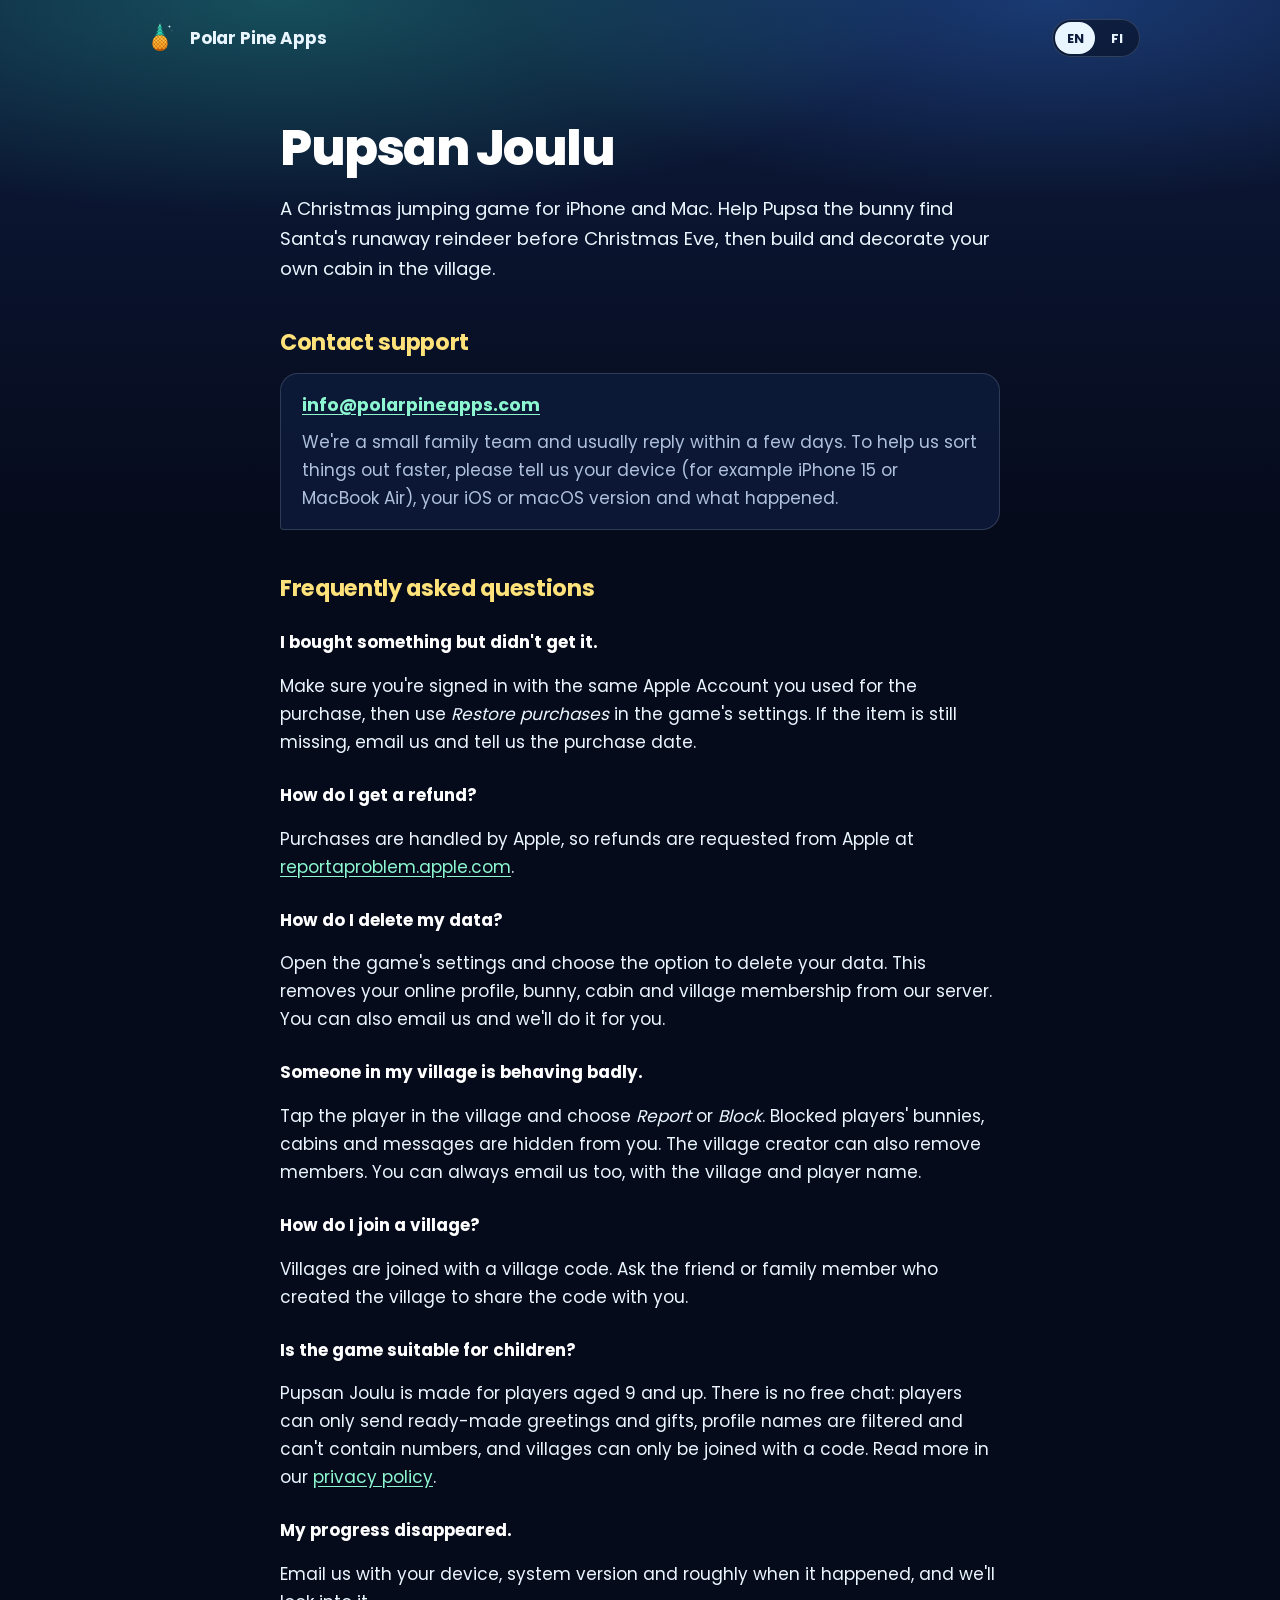
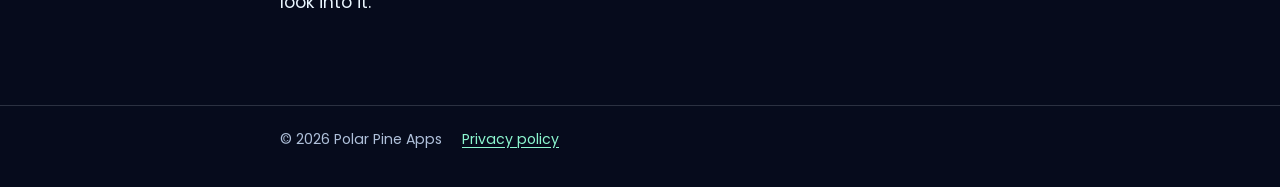
<file: pupsan-joulu/index.html>
<!doctype html>
<html lang="en" data-lang="en">
<head>
<meta charset="utf-8">
<meta name="viewport" content="width=device-width, initial-scale=1">
<title>Pupsan Joulu Support</title>
<meta name="description" content="Support for Pupsan Joulu, a Christmas jumping game for iPhone and Mac.">
<link rel="icon" href="../assets/polarpineapps-merkki.svg" type="image/svg+xml">
<link rel="icon" href="../assets/favicon-64.png" sizes="64x64" type="image/png">
<link rel="apple-touch-icon" href="../assets/apple-touch-icon.png">
<link rel="stylesheet" href="../style.css">
<script>
(function () {
  var d = document.documentElement;
  var p = new URLSearchParams(location.search).get('lang');
  var l = (p === 'fi' || p === 'en') ? p : ((navigator.language || '').toLowerCase().indexOf('fi') === 0 ? 'fi' : 'en');
  function set(v) { d.setAttribute('data-lang', v); d.lang = v; }
  set(l);
  document.addEventListener('click', function (e) {
    var b = e.target.closest('[data-set-lang]');
    if (b) { set(b.getAttribute('data-set-lang')); return; }
    var a = e.target.closest('a[data-keep-lang]');
    if (a) { e.preventDefault(); location.href = a.getAttribute('href') + '?lang=' + d.getAttribute('data-lang'); }
  });
})();
</script>
</head>
<body>
<header class="site">
  <div class="wrap bar">
    <a class="brand" href="../" data-keep-lang>
      <img src="../assets/polarpineapps-merkki.svg" alt="" width="40" height="40">
      Polar Pine Apps
    </a>
    <div class="langs"><button data-set-lang="en">EN</button><button data-set-lang="fi">FI</button></div>
  </div>
</header>

<main class="wrap">
  <h1>Pupsan Joulu</h1>

  <!-- ENGLISH -->
  <div class="en">
    <p class="lead">A Christmas jumping game for iPhone and Mac. Help Pupsa the bunny find Santa's runaway reindeer before Christmas Eve, then build and decorate your own cabin in the village.</p>

    <h2>Contact support</h2>
    <div class="contact">
      <strong><a href="mailto:info@polarpineapps.com?subject=Pupsan%20Joulu%20support">info@polarpineapps.com</a></strong>
      <p>We're a small family team and usually reply within a few days. To help us sort things out faster, please tell us your device (for example iPhone 15 or MacBook Air), your iOS or macOS version and what happened.</p>
    </div>

    <h2>Frequently asked questions</h2>

    <h3>I bought something but didn't get it.</h3>
    <p>Make sure you're signed in with the same Apple Account you used for the purchase, then use <em>Restore purchases</em> in the game's settings. If the item is still missing, email us and tell us the purchase date.</p>

    <h3>How do I get a refund?</h3>
    <p>Purchases are handled by Apple, so refunds are requested from Apple at <a href="https://reportaproblem.apple.com">reportaproblem.apple.com</a>.</p>

    <h3>How do I delete my data?</h3>
    <p>Open the game's settings and choose the option to delete your data. This removes your online profile, bunny, cabin and village membership from our server. You can also email us and we'll do it for you.</p>

    <h3>Someone in my village is behaving badly.</h3>
    <p>Tap the player in the village and choose <em>Report</em> or <em>Block</em>. Blocked players' bunnies, cabins and messages are hidden from you. The village creator can also remove members. You can always email us too, with the village and player name.</p>

    <h3>How do I join a village?</h3>
    <p>Villages are joined with a village code. Ask the friend or family member who created the village to share the code with you.</p>

    <h3>Is the game suitable for children?</h3>
    <p>Pupsan Joulu is made for players aged 9 and up. There is no free chat: players can only send ready-made greetings and gifts, profile names are filtered and can't contain numbers, and villages can only be joined with a code. Read more in our <a href="privacy.html" data-keep-lang>privacy policy</a>.</p>

    <h3>My progress disappeared.</h3>
    <p>Email us with your device, system version and roughly when it happened, and we'll look into it.</p>
  </div>

  <!-- SUOMI -->
  <div class="fi">
    <p class="lead">Joulun hyppelypeli iPhonelle ja Macille. Auta Pupsa-pupua löytämään joulupukin karanneet porot ennen jouluaattoa ja rakenna oma mökki joulukylään.</p>

    <h2>Ota yhteyttä</h2>
    <div class="contact">
      <strong><a href="mailto:info@polarpineapps.com?subject=Pupsan%20Joulu%20tuki">info@polarpineapps.com</a></strong>
      <p>Olemme pieni perhetiimi ja vastaamme yleensä muutaman päivän sisällä. Kerro viestissä laitteesi (esim. iPhone 15 tai MacBook Air), iOS- tai macOS-versio ja mitä tapahtui, niin pääsemme asiaan nopeammin kiinni.</p>
    </div>

    <h2>Usein kysyttyä</h2>

    <h3>Ostin jotain, mutta en saanut sitä.</h3>
    <p>Varmista, että olet kirjautunut samalla Apple-tilillä, jolla teit oston, ja valitse pelin asetuksista <em>Palauta ostot</em>. Jos tuote puuttuu edelleen, lähetä meille sähköpostia ja kerro oston päivämäärä.</p>

    <h3>Miten saan rahat takaisin?</h3>
    <p>Ostot käsittelee Apple, joten hyvitystä pyydetään Applelta osoitteessa <a href="https://reportaproblem.apple.com">reportaproblem.apple.com</a>.</p>

    <h3>Miten poistan tietoni?</h3>
    <p>Avaa pelin asetukset ja valitse tietojen poisto. Se poistaa palvelimeltamme verkkoprofiilisi, pupusi, mökkisi ja kyläjäsenyytesi. Voit myös lähettää meille sähköpostia, niin poistamme tiedot puolestasi.</p>

    <h3>Joku kylässä käyttäytyy asiattomasti.</h3>
    <p>Napauta pelaajaa kylässä ja valitse <em>Ilmianna</em> tai <em>Estä</em>. Estetyn pelaajan pupu, mökki ja viestit piilotetaan sinulta. Kylän perustaja voi myös poistaa jäseniä. Voit aina myös lähettää meille sähköpostia ja kertoa kylän ja pelaajan nimen.</p>

    <h3>Miten liityn kylään?</h3>
    <p>Kyliin liitytään kyläkoodilla. Pyydä kylän perustanutta kaveria tai perheenjäsentä jakamaan koodi sinulle.</p>

    <h3>Sopiiko peli lapsille?</h3>
    <p>Pupsan Joulu on tehty 9-vuotiaille ja sitä vanhemmille. Pelissä ei ole vapaata chattia: pelaajat voivat lähettää vain valmiita tervehdyksiä ja lahjoja, profiilinimet suodatetaan eikä niissä voi olla numeroita, ja kyliin pääsee vain koodilla. Lue lisää <a href="privacy.html" data-keep-lang>tietosuojaselosteesta</a>.</p>

    <h3>Edistymiseni katosi.</h3>
    <p>Lähetä meille sähköpostia ja kerro laitteesi, järjestelmäversio ja suunnilleen milloin tämä tapahtui, niin selvitämme asian.</p>
  </div>
</main>

<footer>
  <div class="wrap">
    <span>© 2026 Polar Pine Apps</span>
    <a href="privacy.html" data-keep-lang><span class="en">Privacy policy</span><span class="fi">Tietosuojaseloste</span></a>
  </div>
</footer>
</body>
</html>
</file>
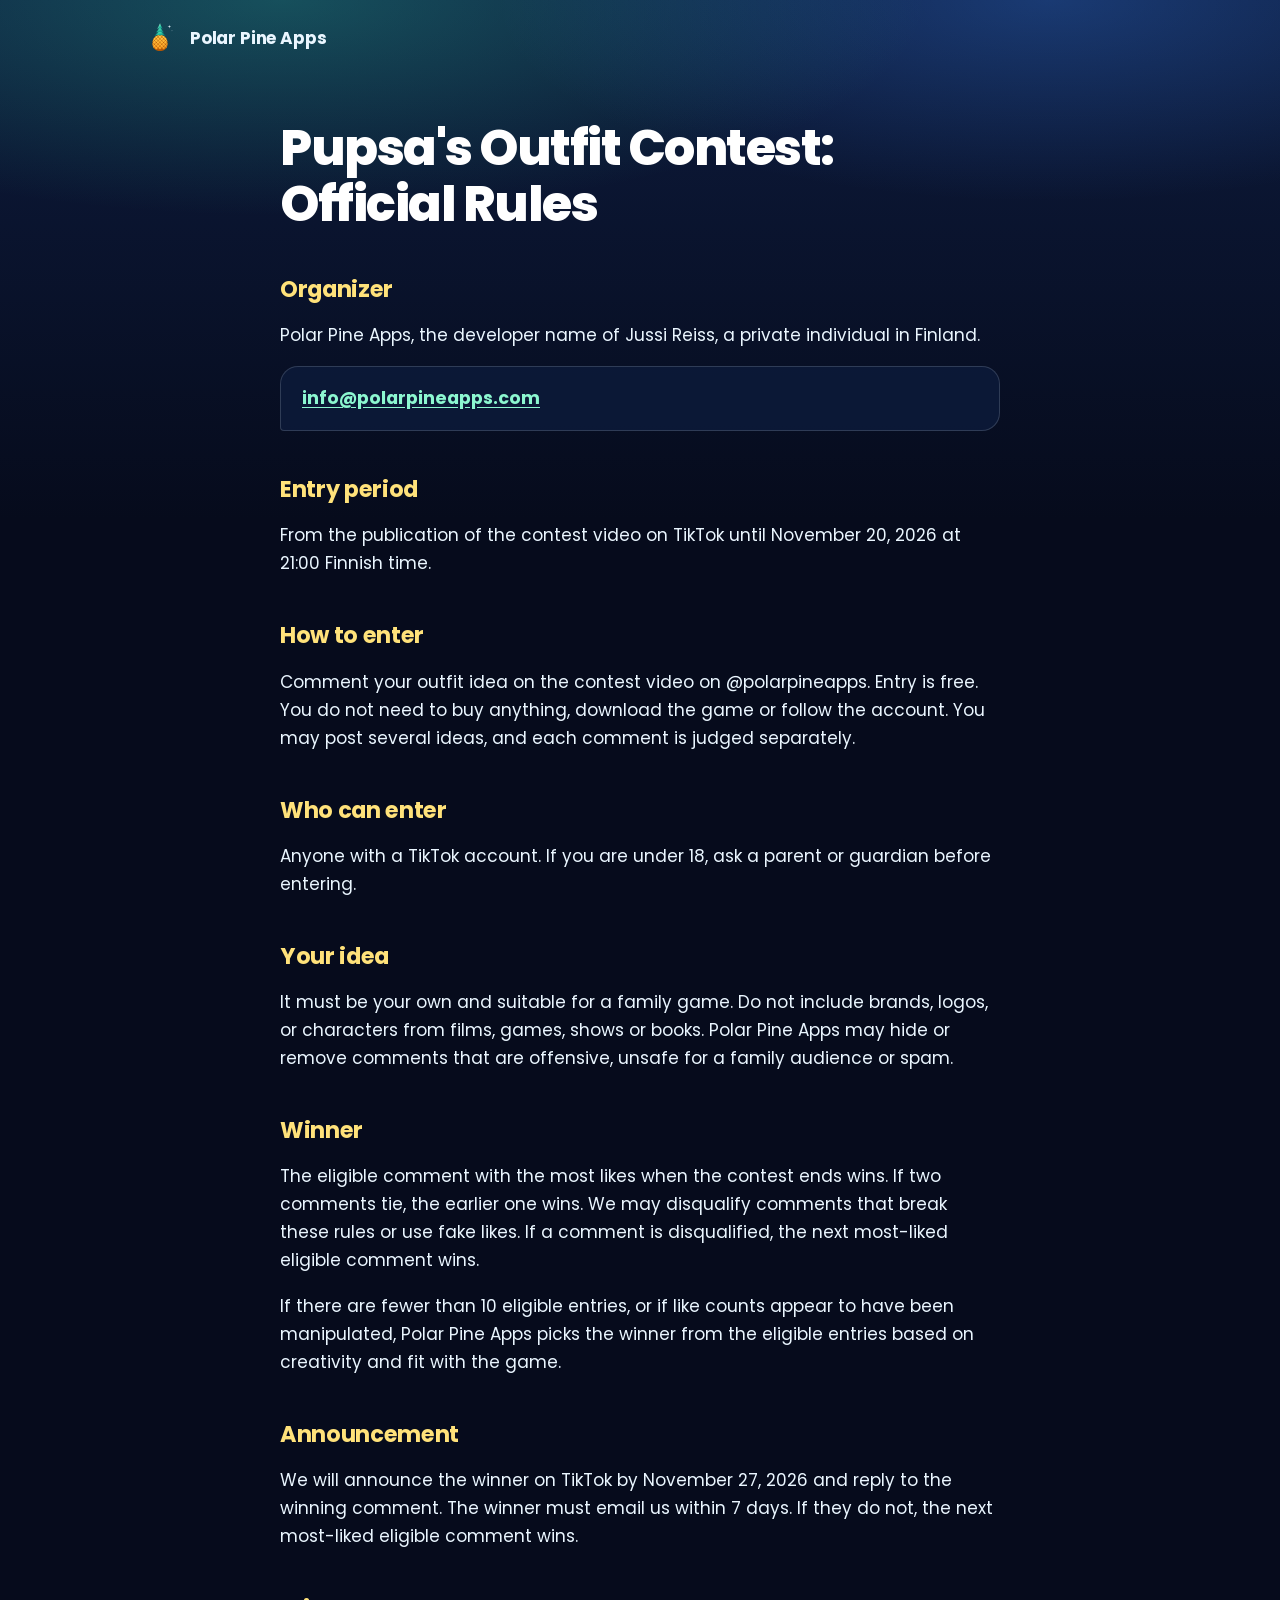
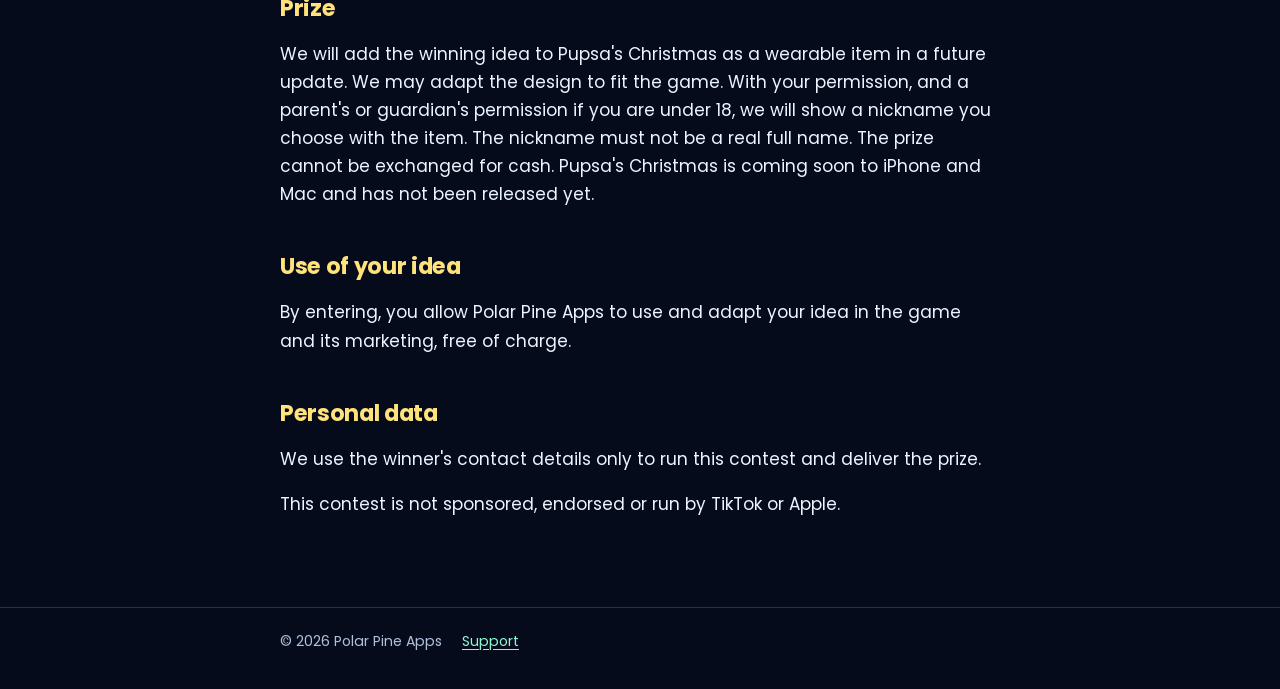
<file: pupsan-joulu/contest.html>
<!doctype html>
<html lang="en" data-lang="en">
<head>
<meta charset="utf-8">
<meta name="viewport" content="width=device-width, initial-scale=1">
<title>Pupsa's Outfit Contest Rules</title>
<meta name="description" content="Official rules for Pupsa's Outfit Contest on TikTok.">
<link rel="icon" href="../assets/polarpineapps-merkki.svg" type="image/svg+xml">
<link rel="icon" href="../assets/favicon-64.png" sizes="64x64" type="image/png">
<link rel="apple-touch-icon" href="../assets/apple-touch-icon.png">
<link rel="stylesheet" href="../style.css">
</head>
<body>
<header class="site">
  <div class="wrap bar">
    <a class="brand" href="../">
      <img src="../assets/polarpineapps-merkki.svg" alt="" width="40" height="40">
      Polar Pine Apps
    </a>
  </div>
</header>

<main class="wrap">
  <h1>Pupsa's Outfit Contest: Official Rules</h1>

  <h2>Organizer</h2>
  <p>Polar Pine Apps, the developer name of Jussi Reiss, a private individual in Finland.</p>
  <div class="contact"><strong><a href="mailto:info@polarpineapps.com">info@polarpineapps.com</a></strong></div>

  <h2>Entry period</h2>
  <p>From the publication of the contest video on TikTok until November 20, 2026 at 21:00 Finnish time.</p>

  <h2>How to enter</h2>
  <p>Comment your outfit idea on the contest video on @polarpineapps. Entry is free. You do not need to buy anything, download the game or follow the account. You may post several ideas, and each comment is judged separately.</p>

  <h2>Who can enter</h2>
  <p>Anyone with a TikTok account. If you are under 18, ask a parent or guardian before entering.</p>

  <h2>Your idea</h2>
  <p>It must be your own and suitable for a family game. Do not include brands, logos, or characters from films, games, shows or books. Polar Pine Apps may hide or remove comments that are offensive, unsafe for a family audience or spam.</p>

  <h2>Winner</h2>
  <p>The eligible comment with the most likes when the contest ends wins. If two comments tie, the earlier one wins. We may disqualify comments that break these rules or use fake likes. If a comment is disqualified, the next most-liked eligible comment wins.</p>
  <p>If there are fewer than 10 eligible entries, or if like counts appear to have been manipulated, Polar Pine Apps picks the winner from the eligible entries based on creativity and fit with the game.</p>

  <h2>Announcement</h2>
  <p>We will announce the winner on TikTok by November 27, 2026 and reply to the winning comment. The winner must email us within 7 days. If they do not, the next most-liked eligible comment wins.</p>

  <h2>Prize</h2>
  <p>We will add the winning idea to Pupsa's Christmas as a wearable item in a future update. We may adapt the design to fit the game. With your permission, and a parent's or guardian's permission if you are under 18, we will show a nickname you choose with the item. The nickname must not be a real full name. The prize cannot be exchanged for cash. Pupsa's Christmas is coming soon to iPhone and Mac and has not been released yet.</p>

  <h2>Use of your idea</h2>
  <p>By entering, you allow Polar Pine Apps to use and adapt your idea in the game and its marketing, free of charge.</p>

  <h2>Personal data</h2>
  <p>We use the winner's contact details only to run this contest and deliver the prize.</p>

  <p>This contest is not sponsored, endorsed or run by TikTok or Apple.</p>
</main>

<footer>
  <div class="wrap">
    <span>© 2026 Polar Pine Apps</span>
    <a href="./">Support</a>
  </div>
</footer>
</body>
</html>
</file>
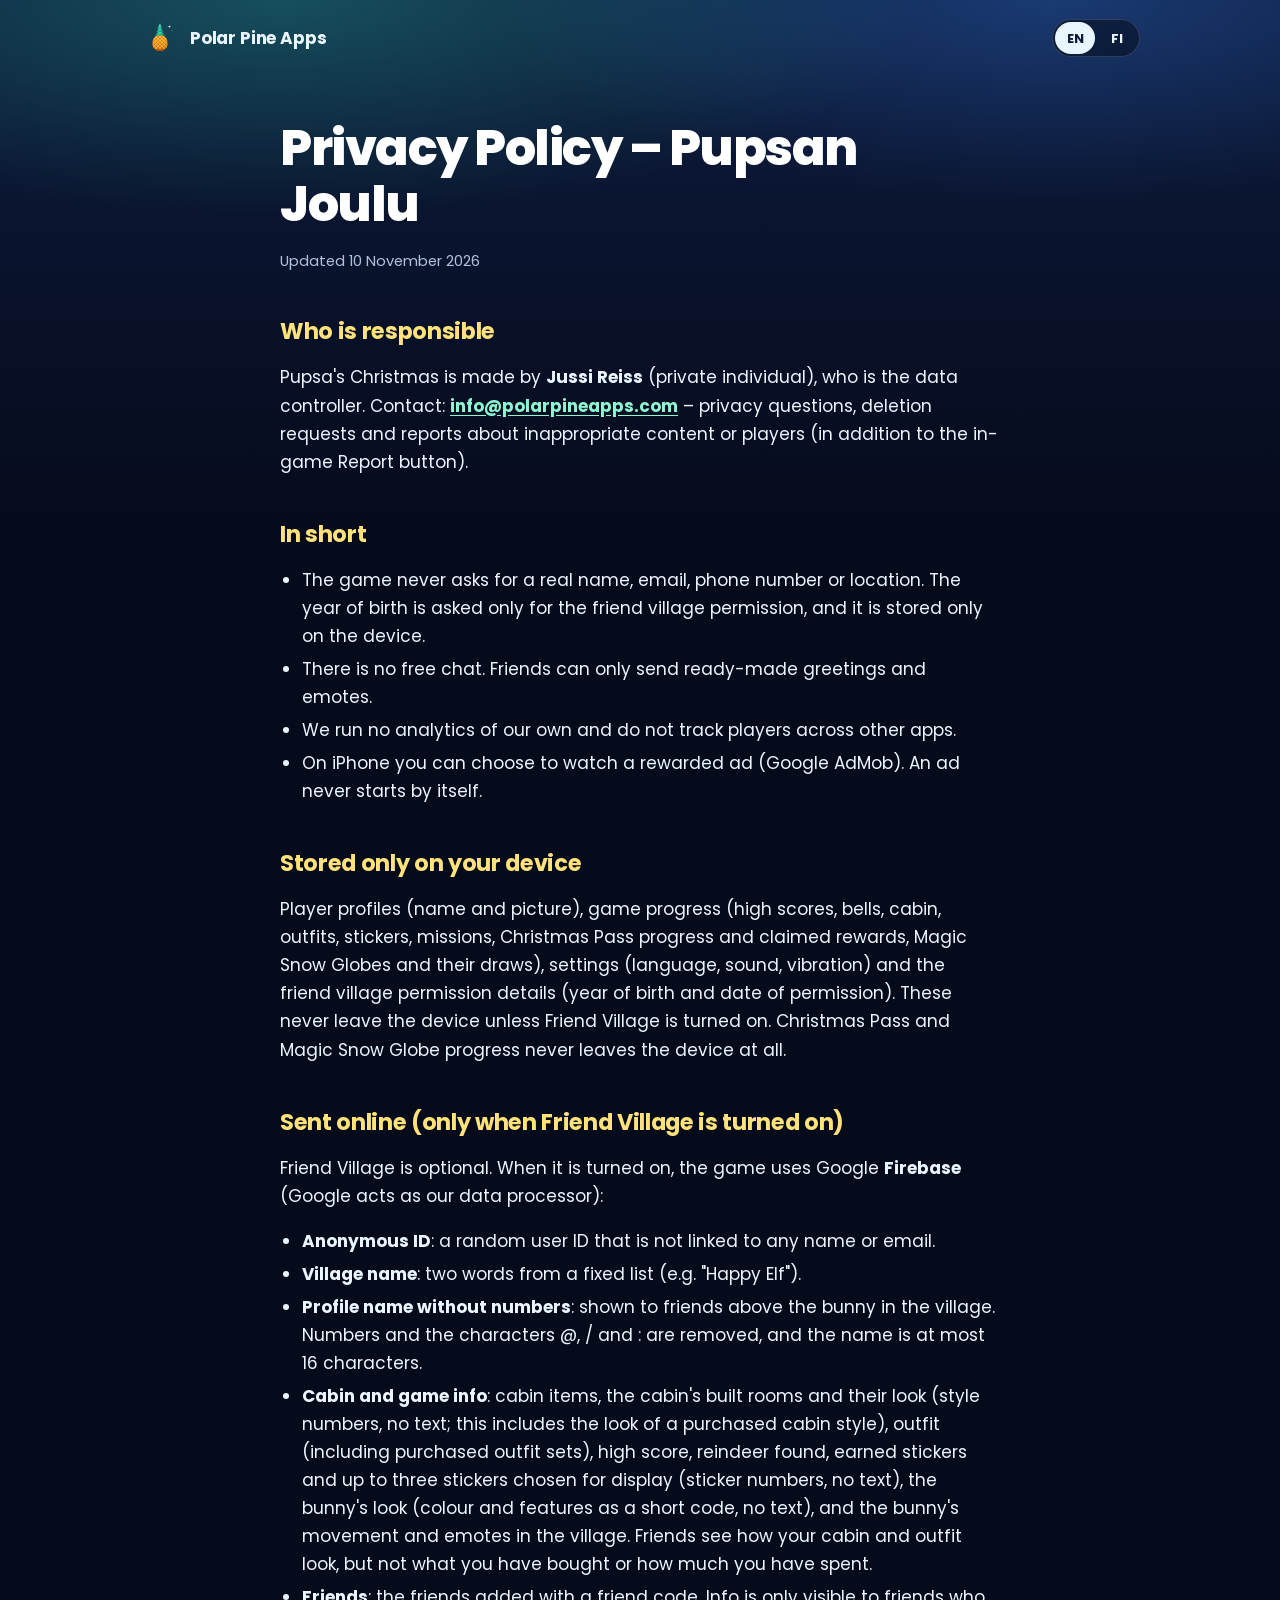
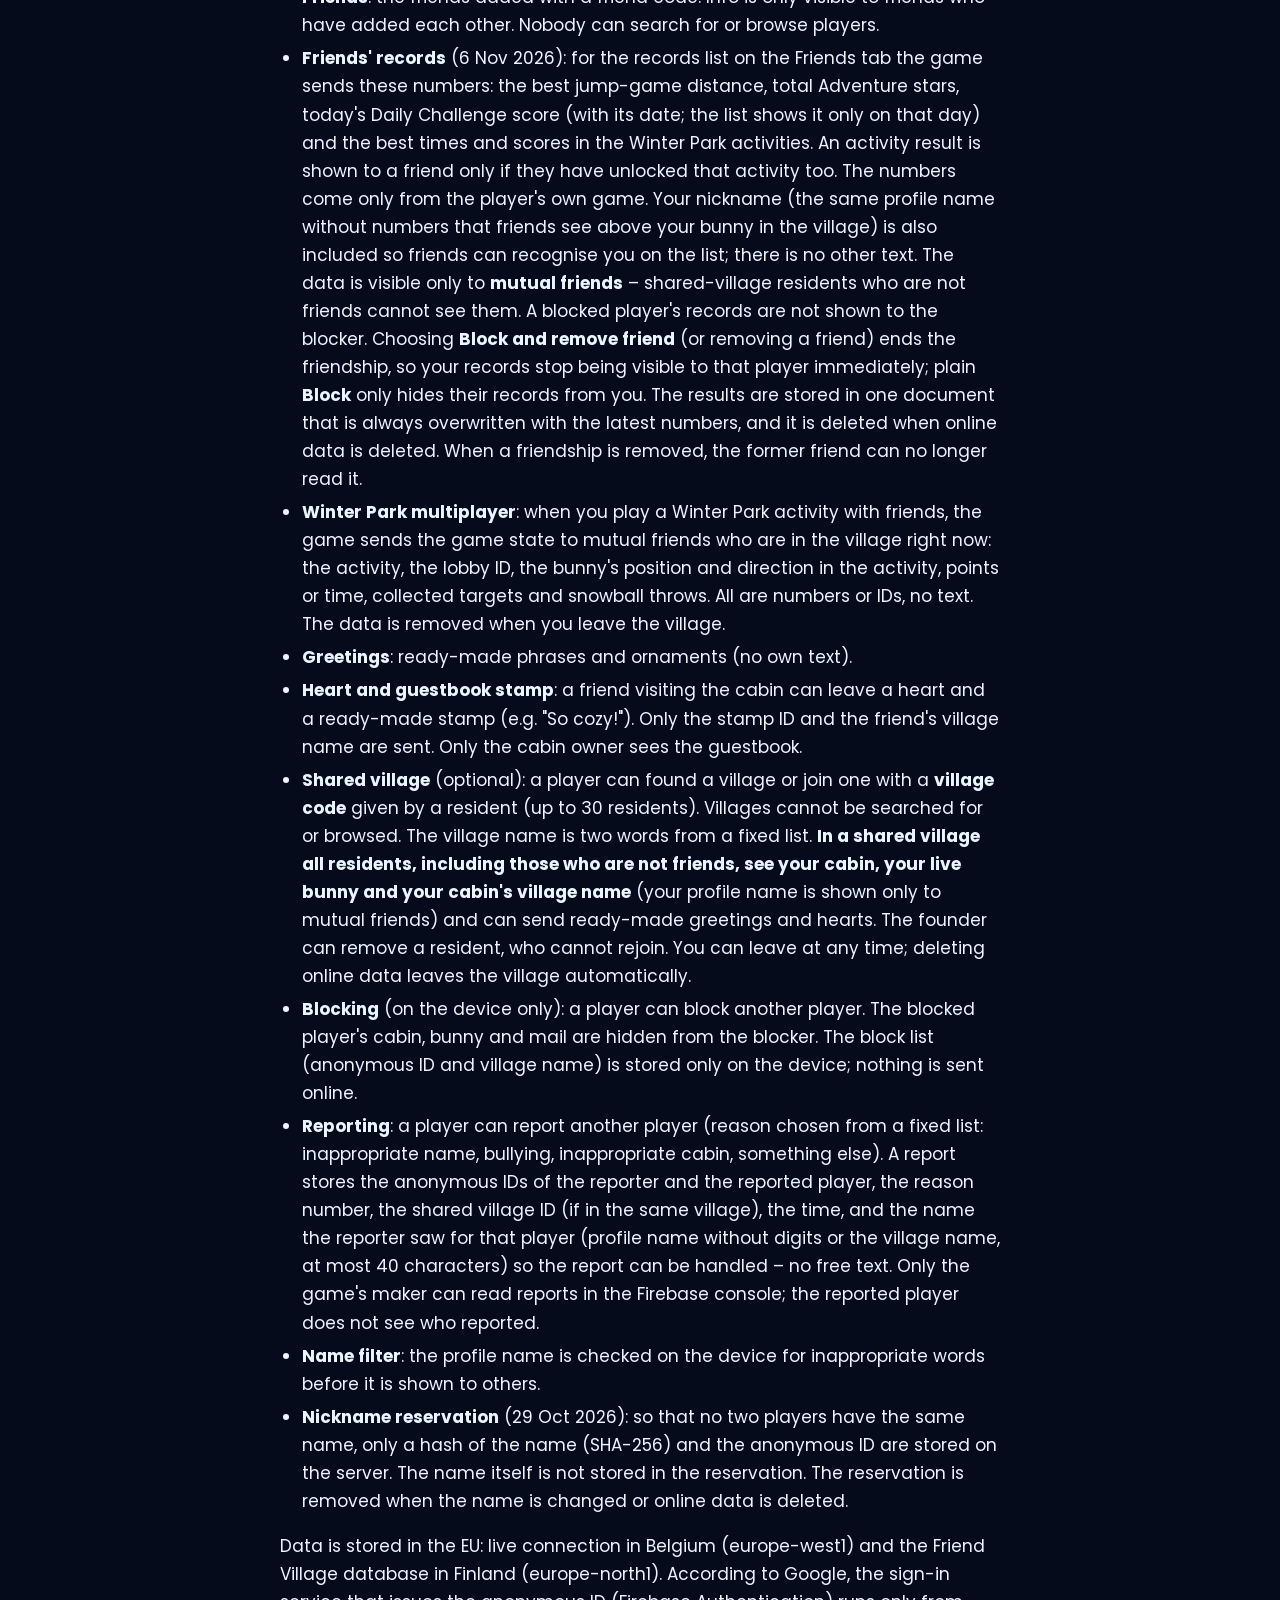
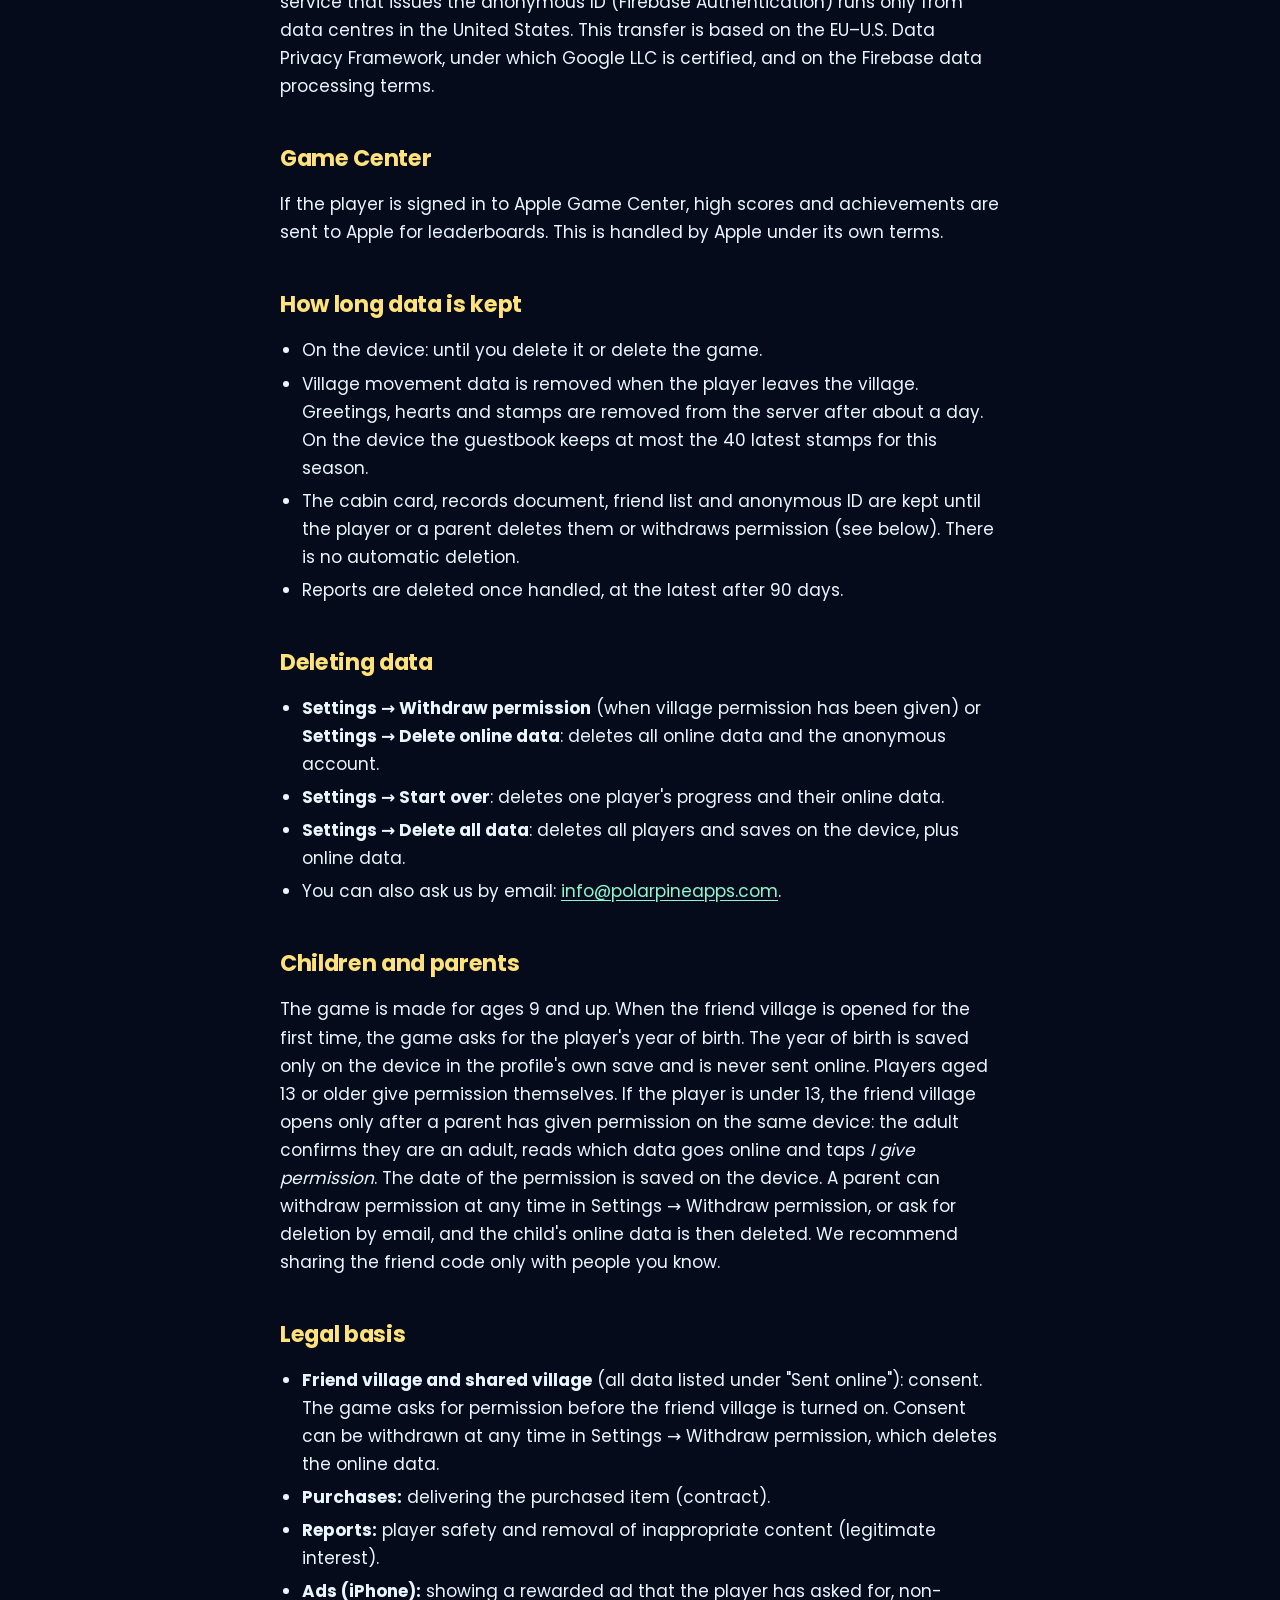
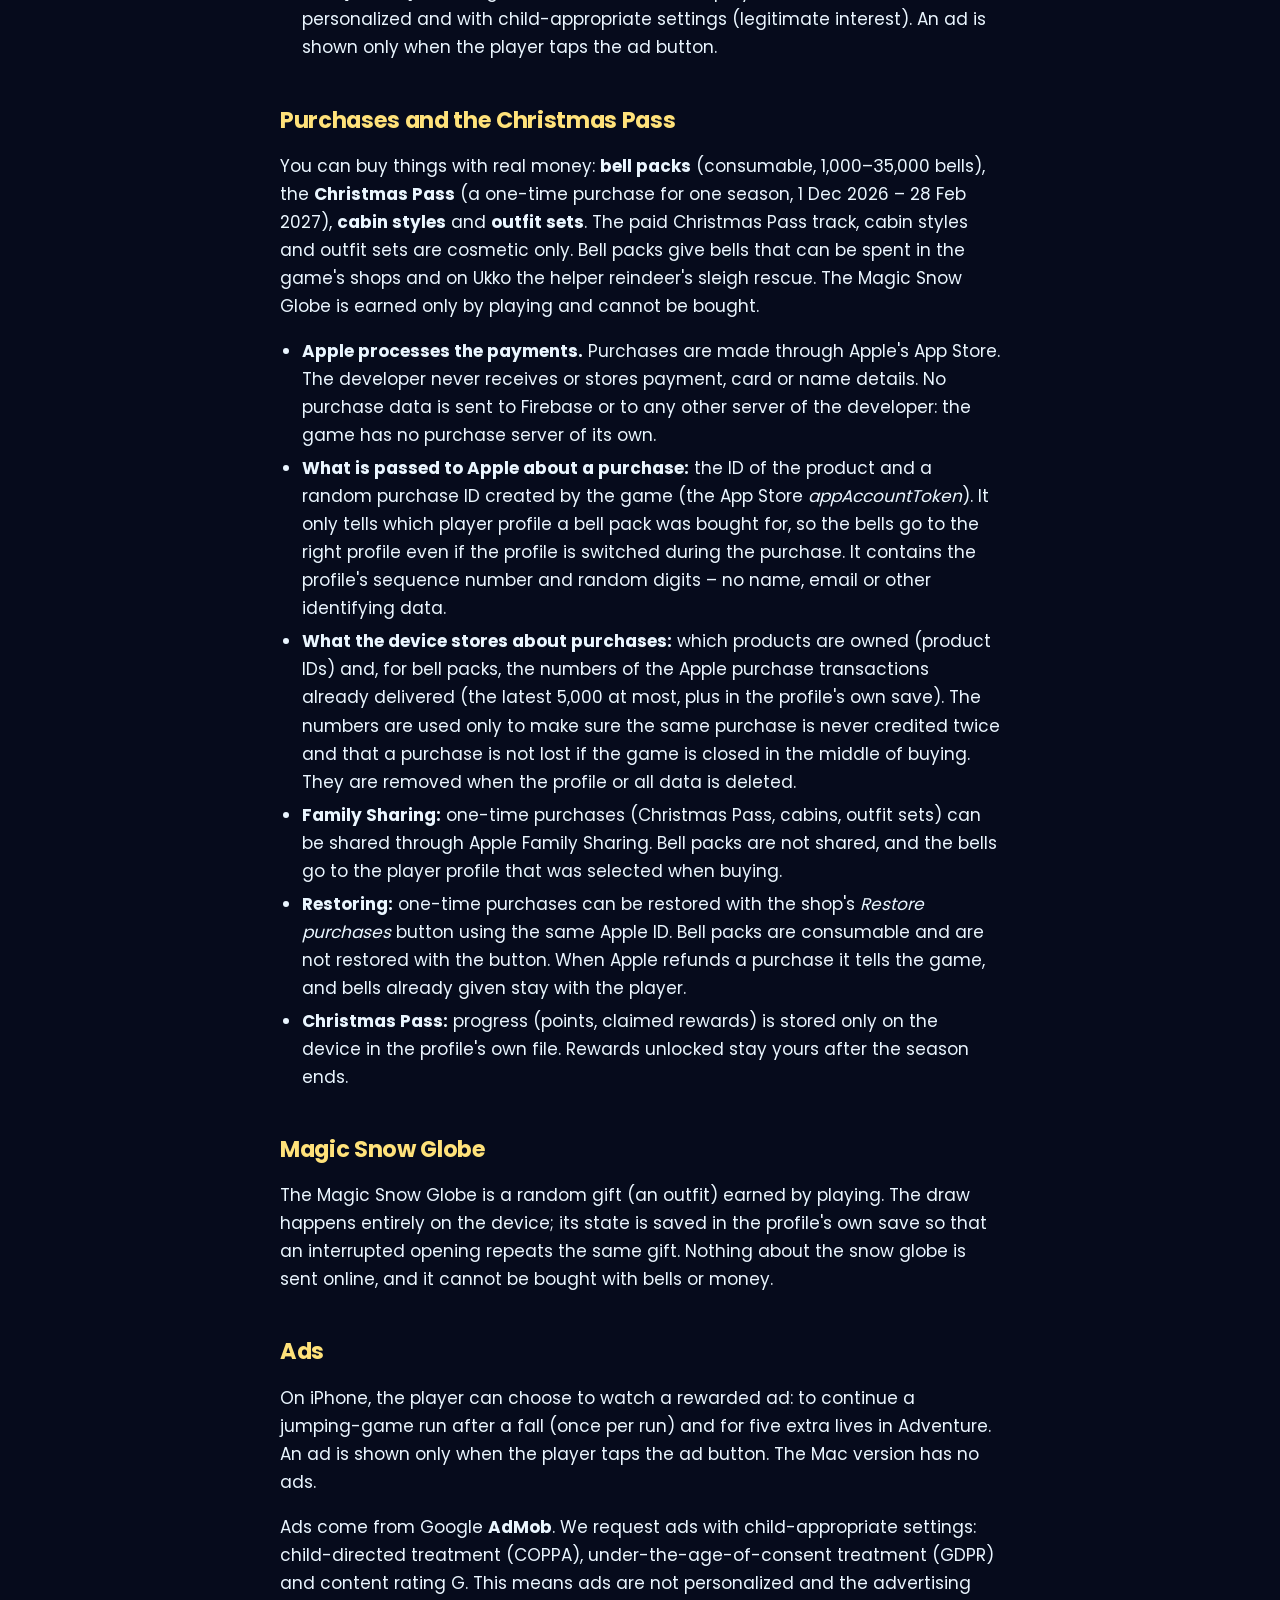
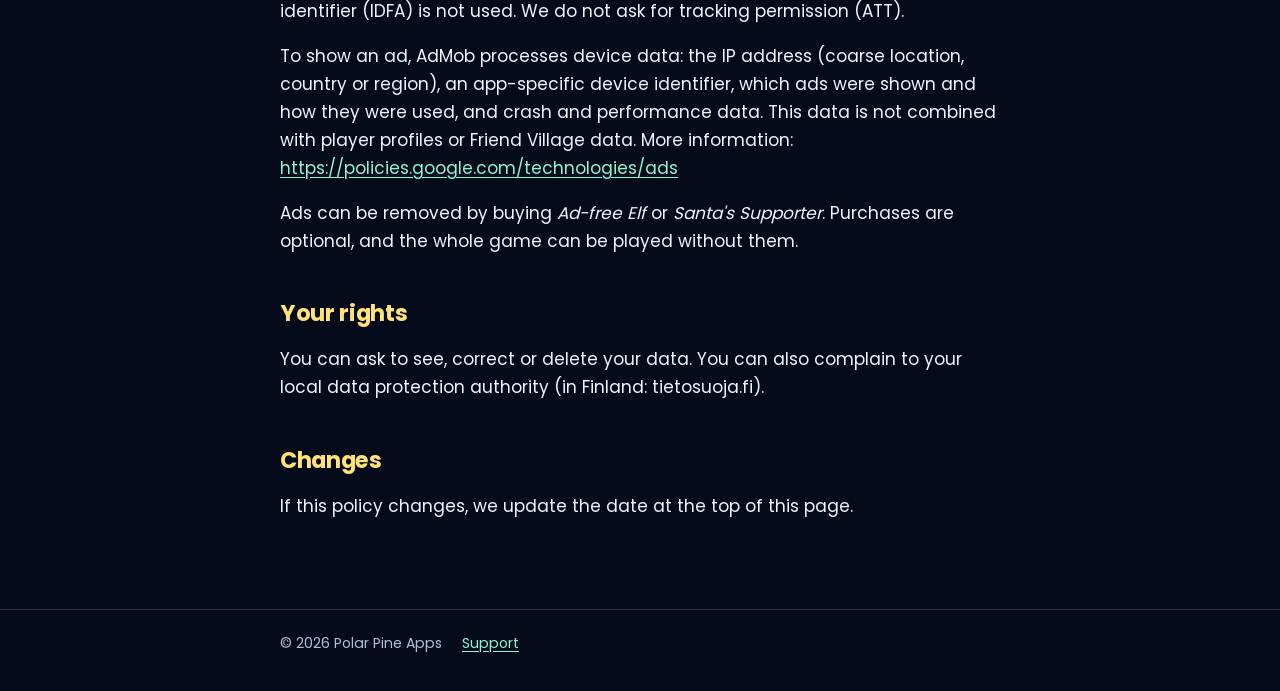
<file: pupsan-joulu/privacy.html>
<!doctype html>
<html lang="en" data-lang="en">
<head>
<meta charset="utf-8">
<meta name="viewport" content="width=device-width, initial-scale=1">
<title>Pupsan Joulu Privacy</title>
<meta name="description" content="Privacy policy for Pupsan Joulu.">
<link rel="icon" href="../assets/polarpineapps-merkki.svg" type="image/svg+xml">
<link rel="icon" href="../assets/favicon-64.png" sizes="64x64" type="image/png">
<link rel="apple-touch-icon" href="../assets/apple-touch-icon.png">
<link rel="stylesheet" href="../style.css">
<script>
(function () {
  var d = document.documentElement;
  var p = new URLSearchParams(location.search).get('lang');
  var l = (p === 'fi' || p === 'en') ? p : ((navigator.language || '').toLowerCase().indexOf('fi') === 0 ? 'fi' : 'en');
  function set(v) { d.setAttribute('data-lang', v); d.lang = v; }
  set(l);
  document.addEventListener('click', function (e) {
    var b = e.target.closest('[data-set-lang]');
    if (b) { set(b.getAttribute('data-set-lang')); return; }
    var a = e.target.closest('a[data-keep-lang]');
    if (a) { e.preventDefault(); location.href = a.getAttribute('href') + '?lang=' + d.getAttribute('data-lang'); }
  });
})();
</script>
</head>
<body>
<header class="site">
  <div class="wrap bar">
    <a class="brand" href="../" data-keep-lang>
      <img src="../assets/polarpineapps-merkki.svg" alt="" width="40" height="40">
      Polar Pine Apps
    </a>
    <div class="langs"><button data-set-lang="en">EN</button><button data-set-lang="fi">FI</button></div>
  </div>
</header>

<main class="wrap">

<!-- ================= ENGLISH ================= -->
<div class="en">
<h1>Privacy Policy – Pupsan Joulu</h1>
<p class="meta">Updated 10 November 2026</p>
<h2>Who is responsible</h2>
<p>Pupsa's Christmas is made by <strong>Jussi Reiss</strong> (private individual), who is the data controller. Contact: <strong><a href="mailto:info@polarpineapps.com">info@polarpineapps.com</a></strong> – privacy questions, deletion requests and reports about inappropriate content or players (in addition to the in-game Report button).</p>
<h2>In short</h2>
<ul>
<li>The game never asks for a real name, email, phone number or location. The year of birth is asked only for the friend village permission, and it is stored only on the device.</li>
<li>There is no free chat. Friends can only send ready-made greetings and emotes.</li>
<li>We run no analytics of our own and do not track players across other apps.</li>
<li>On iPhone you can choose to watch a rewarded ad (Google AdMob). An ad never starts by itself.</li>
</ul>
<h2>Stored only on your device</h2>
<p>Player profiles (name and picture), game progress (high scores, bells, cabin, outfits, stickers, missions, Christmas Pass progress and claimed rewards, Magic Snow Globes and their draws), settings (language, sound, vibration) and the friend village permission details (year of birth and date of permission). These never leave the device unless Friend Village is turned on. Christmas Pass and Magic Snow Globe progress never leaves the device at all.</p>
<h2>Sent online (only when Friend Village is turned on)</h2>
<p>Friend Village is optional. When it is turned on, the game uses Google <strong>Firebase</strong> (Google acts as our data processor):</p>
<ul>
<li><strong>Anonymous ID</strong>: a random user ID that is not linked to any name or email.</li>
<li><strong>Village name</strong>: two words from a fixed list (e.g. "Happy Elf").</li>
<li><strong>Profile name without numbers</strong>: shown to friends above the bunny in the village. Numbers and the characters @, / and : are removed, and the name is at most 16 characters.</li>
<li><strong>Cabin and game info</strong>: cabin items, the cabin's built rooms and their look (style numbers, no text; this includes the look of a purchased cabin style), outfit (including purchased outfit sets), high score, reindeer found, earned stickers and up to three stickers chosen for display (sticker numbers, no text), the bunny's look (colour and features as a short code, no text), and the bunny's movement and emotes in the village. Friends see how your cabin and outfit look, but not what you have bought or how much you have spent.</li>
<li><strong>Friends</strong>: the friends added with a friend code. Info is only visible to friends who have added each other. Nobody can search for or browse players.</li>
<li><strong>Friends' records</strong> (6 Nov 2026): for the records list on the Friends tab the game sends these numbers: the best jump-game distance, total Adventure stars, today's Daily Challenge score (with its date; the list shows it only on that day) and the best times and scores in the Winter Park activities. An activity result is shown to a friend only if they have unlocked that activity too. The numbers come only from the player's own game. Your nickname (the same profile name without numbers that friends see above your bunny in the village) is also included so friends can recognise you on the list; there is no other text. The data is visible only to <strong>mutual friends</strong> – shared-village residents who are not friends cannot see them. A blocked player's records are not shown to the blocker. Choosing <strong>Block and remove friend</strong> (or removing a friend) ends the friendship, so your records stop being visible to that player immediately; plain <strong>Block</strong> only hides their records from you. The results are stored in one document that is always overwritten with the latest numbers, and it is deleted when online data is deleted. When a friendship is removed, the former friend can no longer read it.</li>
<li><strong>Winter Park multiplayer</strong>: when you play a Winter Park activity with friends, the game sends the game state to mutual friends who are in the village right now: the activity, the lobby ID, the bunny's position and direction in the activity, points or time, collected targets and snowball throws. All are numbers or IDs, no text. The data is removed when you leave the village.</li>
<li><strong>Greetings</strong>: ready-made phrases and ornaments (no own text).</li>
<li><strong>Heart and guestbook stamp</strong>: a friend visiting the cabin can leave a heart and a ready-made stamp (e.g. "So cozy!"). Only the stamp ID and the friend's village name are sent. Only the cabin owner sees the guestbook.</li>
<li><strong>Shared village</strong> (optional): a player can found a village or join one with a <strong>village code</strong> given by a resident (up to 30 residents). Villages cannot be searched for or browsed. The village name is two words from a fixed list. <strong>In a shared village all residents, including those who are not friends, see your cabin, your live bunny and your cabin's village name</strong> (your profile name is shown only to mutual friends) and can send ready-made greetings and hearts. The founder can remove a resident, who cannot rejoin. You can leave at any time; deleting online data leaves the village automatically.</li>
<li><strong>Blocking</strong> (on the device only): a player can block another player. The blocked player's cabin, bunny and mail are hidden from the blocker. The block list (anonymous ID and village name) is stored only on the device; nothing is sent online.</li>
<li><strong>Reporting</strong>: a player can report another player (reason chosen from a fixed list: inappropriate name, bullying, inappropriate cabin, something else). A report stores the anonymous IDs of the reporter and the reported player, the reason number, the shared village ID (if in the same village), the time, and the name the reporter saw for that player (profile name without digits or the village name, at most 40 characters) so the report can be handled – no free text. Only the game's maker can read reports in the Firebase console; the reported player does not see who reported.</li>
<li><strong>Name filter</strong>: the profile name is checked on the device for inappropriate words before it is shown to others.</li>
<li><strong>Nickname reservation</strong> (29 Oct 2026): so that no two players have the same name, only a hash of the name (SHA-256) and the anonymous ID are stored on the server. The name itself is not stored in the reservation. The reservation is removed when the name is changed or online data is deleted.</li>
</ul>
<p>Data is stored in the EU: live connection in Belgium (europe-west1) and the Friend Village database in Finland (europe-north1). According to Google, the sign-in service that issues the anonymous ID (Firebase Authentication) runs only from data centres in the United States. This transfer is based on the EU–U.S. Data Privacy Framework, under which Google LLC is certified, and on the Firebase data processing terms.</p>
<h2>Game Center</h2>
<p>If the player is signed in to Apple Game Center, high scores and achievements are sent to Apple for leaderboards. This is handled by Apple under its own terms.</p>
<h2>How long data is kept</h2>
<ul>
<li>On the device: until you delete it or delete the game.</li>
<li>Village movement data is removed when the player leaves the village. Greetings, hearts and stamps are removed from the server after about a day. On the device the guestbook keeps at most the 40 latest stamps for this season.</li>
<li>The cabin card, records document, friend list and anonymous ID are kept until the player or a parent deletes them or withdraws permission (see below). There is no automatic deletion.</li>
<li>Reports are deleted once handled, at the latest after 90 days.</li>
</ul>
<h2>Deleting data</h2>
<ul>
<li><strong>Settings → Withdraw permission</strong> (when village permission has been given) or <strong>Settings → Delete online data</strong>: deletes all online data and the anonymous account.</li>
<li><strong>Settings → Start over</strong>: deletes one player's progress and their online data.</li>
<li><strong>Settings → Delete all data</strong>: deletes all players and saves on the device, plus online data.</li>
<li>You can also ask us by email: <a href="mailto:info@polarpineapps.com">info@polarpineapps.com</a>.</li>
</ul>
<h2>Children and parents</h2>
<p>The game is made for ages 9 and up. When the friend village is opened for the first time, the game asks for the player's year of birth. The year of birth is saved only on the device in the profile's own save and is never sent online. Players aged 13 or older give permission themselves. If the player is under 13, the friend village opens only after a parent has given permission on the same device: the adult confirms they are an adult, reads which data goes online and taps <em>I give permission</em>. The date of the permission is saved on the device. A parent can withdraw permission at any time in Settings → Withdraw permission, or ask for deletion by email, and the child's online data is then deleted. We recommend sharing the friend code only with people you know.</p>
<h2>Legal basis</h2>
<ul>
<li><strong>Friend village and shared village</strong> (all data listed under "Sent online"): consent. The game asks for permission before the friend village is turned on. Consent can be withdrawn at any time in Settings → Withdraw permission, which deletes the online data.</li>
<li><strong>Purchases:</strong> delivering the purchased item (contract).</li>
<li><strong>Reports:</strong> player safety and removal of inappropriate content (legitimate interest).</li>
<li><strong>Ads (iPhone):</strong> showing a rewarded ad that the player has asked for, non-personalized and with child-appropriate settings (legitimate interest). An ad is shown only when the player taps the ad button.</li>
</ul>
<h2>Purchases and the Christmas Pass</h2>
<p>You can buy things with real money: <strong>bell packs</strong> (consumable, 1,000–35,000 bells), the <strong>Christmas Pass</strong> (a one-time purchase for one season, 1 Dec 2026 – 28 Feb 2027), <strong>cabin styles</strong> and <strong>outfit sets</strong>. The paid Christmas Pass track, cabin styles and outfit sets are cosmetic only. Bell packs give bells that can be spent in the game's shops and on Ukko the helper reindeer's sleigh rescue. The Magic Snow Globe is earned only by playing and cannot be bought.</p>
<ul>
<li><strong>Apple processes the payments.</strong> Purchases are made through Apple's App Store. The developer never receives or stores payment, card or name details. No purchase data is sent to Firebase or to any other server of the developer: the game has no purchase server of its own.</li>
<li><strong>What is passed to Apple about a purchase:</strong> the ID of the product and a random purchase ID created by the game (the App Store <em>appAccountToken</em>). It only tells which player profile a bell pack was bought for, so the bells go to the right profile even if the profile is switched during the purchase. It contains the profile's sequence number and random digits – no name, email or other identifying data.</li>
<li><strong>What the device stores about purchases:</strong> which products are owned (product IDs) and, for bell packs, the numbers of the Apple purchase transactions already delivered (the latest 5,000 at most, plus in the profile's own save). The numbers are used only to make sure the same purchase is never credited twice and that a purchase is not lost if the game is closed in the middle of buying. They are removed when the profile or all data is deleted.</li>
<li><strong>Family Sharing:</strong> one-time purchases (Christmas Pass, cabins, outfit sets) can be shared through Apple Family Sharing. Bell packs are not shared, and the bells go to the player profile that was selected when buying.</li>
<li><strong>Restoring:</strong> one-time purchases can be restored with the shop's <em>Restore purchases</em> button using the same Apple ID. Bell packs are consumable and are not restored with the button. When Apple refunds a purchase it tells the game, and bells already given stay with the player.</li>
<li><strong>Christmas Pass:</strong> progress (points, claimed rewards) is stored only on the device in the profile's own file. Rewards unlocked stay yours after the season ends.</li>
</ul>
<h2>Magic Snow Globe</h2>
<p>The Magic Snow Globe is a random gift (an outfit) earned by playing. The draw happens entirely on the device; its state is saved in the profile's own save so that an interrupted opening repeats the same gift. Nothing about the snow globe is sent online, and it cannot be bought with bells or money.</p>
<h2>Ads</h2>
<p>On iPhone, the player can choose to watch a rewarded ad: to continue a jumping-game run after a fall (once per run) and for five extra lives in Adventure. An ad is shown only when the player taps the ad button. The Mac version has no ads.</p>
<p>Ads come from Google <strong>AdMob</strong>. We request ads with child-appropriate settings: child-directed treatment (COPPA), under-the-age-of-consent treatment (GDPR) and content rating G. This means ads are not personalized and the advertising identifier (IDFA) is not used. We do not ask for tracking permission (ATT).</p>
<p>To show an ad, AdMob processes device data: the IP address (coarse location, country or region), an app-specific device identifier, which ads were shown and how they were used, and crash and performance data. This data is not combined with player profiles or Friend Village data. More information: <a href="https://policies.google.com/technologies/ads">https://policies.google.com/technologies/ads</a></p>
<p>Ads can be removed by buying <em>Ad-free Elf</em> or <em>Santa's Supporter</em>. Purchases are optional, and the whole game can be played without them.</p>
<h2>Your rights</h2>
<p>You can ask to see, correct or delete your data. You can also complain to your local data protection authority (in Finland: tietosuoja.fi).</p>
<h2>Changes</h2>
<p>If this policy changes, we update the date at the top of this page.</p>
</div>

<!-- ================= SUOMI ================= -->
<div class="fi">
<h1>Tietosuojaseloste – Pupsan Joulu</h1>
<p class="meta">Päivitetty 10.11.2026</p>
<h2>Kuka vastaa tiedoista</h2>
<p>Pupsan Joulu -pelin tekijä ja rekisterinpitäjä on <strong>Jussi Reiss</strong> (yksityishenkilö). Yhteys: <strong><a href="mailto:info@polarpineapps.com">info@polarpineapps.com</a></strong> – tietosuojakysymykset, tietojen poistopyynnöt ja ilmoitukset sopimattomasta sisällöstä tai pelaajasta (myös pelin Ilmoita-toiminnon lisäksi).</p>
<h2>Lyhyesti</h2>
<ul>
<li>Peli ei kysy oikeaa nimeä, sähköpostia, puhelinnumeroa eikä sijaintia. Syntymävuosi kysytään vain kaverikylän luvan vuoksi, ja se tallentuu vain laitteelle.</li>
<li>Pelissä ei ole vapaata chattia. Kaverit voivat lähettää vain valmiita tervehdyksiä ja eleitä.</li>
<li>Emme käytä omaa analytiikkaa emmekä seuraa pelaajaa muissa sovelluksissa.</li>
<li>iPhonessa voi katsoa vapaaehtoisen palkintomainoksen (Google AdMob). Mainos ei koskaan käynnisty itsestään.</li>
</ul>
<h2>Mitä tallentuu vain omalle laitteelle</h2>
<p>Pelaajaprofiilit (nimi ja kuva), pelin edistyminen (ennätykset, kulkuset, mökki, asut, tarrat, tehtävät, Joulupassin eteneminen ja noudetut palkinnot, Taikalumipallot ja niiden arvonnat), asetukset (kieli, äänet, tärinä) sekä kaverikylän luvan tiedot (syntymävuosi ja luvan päivämäärä). Nämä eivät lähde laitteelta, ellei kaverikylää oteta käyttöön. Joulupassin ja Taikalumipallon eteneminen ei lähde laitteelta lainkaan.</p>
<h2>Mitä lähtee verkkoon (vain kun kaverikylä on otettu käyttöön)</h2>
<p>Kaverikylä on vapaaehtoinen. Kun se otetaan käyttöön, peli käyttää Googlen <strong>Firebase</strong>-palvelua (Google toimii tietojen käsittelijänä):</p>
<ul>
<li><strong>Anonyymi tunniste</strong>: satunnainen käyttäjätunnus, jota ei ole yhdistetty nimeen tai sähköpostiin.</li>
<li><strong>Kylänimi</strong>: kaksi sanaa valmiista listasta (esim. "Iloinen Tonttu").</li>
<li><strong>Profiilin nimi ilman numeroita</strong>: näkyy kavereille pupun yllä kylässä. Nimestä poistetaan numerot ja merkit @, / ja :, ja se on enintään 16 merkkiä.</li>
<li><strong>Mökki ja pelitiedot</strong>: mökin esineet, mökin rakennetut tilat ja niiden ulkoasu (tyylien numerot, ei tekstiä; myös ostetun mökkityylin ulkoasu), pupun asu (myös ostetut asusetit), ennätys, löydetyt porot, ansaitut tarrat ja enintään kolme esittelyyn valittua tarraa (tarrojen numeroita, ei tekstiä), pupun ulkonäkö (väri ja piirteet lyhyenä koodina, ei tekstiä) sekä pupun liike ja eleet kylässä. Kaverit näkevät, miltä mökkisi ja pukusi näyttävät, mutta eivät sitä, mitä olet ostanut tai paljonko rahaa olet käyttänyt.</li>
<li><strong>Kaverit</strong>: lista kavereista, jotka on lisätty kaverikoodilla. Tiedot näkyvät vain kavereille, jotka ovat lisänneet toisensa molemmin puolin. Kavereita ei voi hakea eikä selata.</li>
<li><strong>Kavereiden ennätykset</strong> (6.11.2026): Kaverit-välilehden ennätyslistaa varten peli lähettää nämä luvut: hyppypelin paras matka, Seikkailun tähtien yhteismäärä, päivän haasteen tämän päivän tulos (päivämäärän kanssa; lista näyttää sen vain kyseisenä päivänä) sekä Talvipuiston lajien parhaat ajat ja pisteet. Lajin tulos näkyy kaverille vain, jos laji on hänelläkin avattu. Tiedot lähtevät vain pelaajan omasta pelistä. Mukana on myös nimimerkkisi (sama profiilin nimi ilman numeroita, joka näkyy kavereille pupusi yllä kylässä), jotta kaverit tunnistavat sinut listalta; muuta tekstiä ei ole. Tiedot näkee vain <strong>molemminpuoliset kaverit</strong> – yhteiskylän asukkaat, jotka eivät ole kavereita, eivät näe niitä. Estetyn pelaajan ennätyksiä ei näytetä estäjälle. Valinta <strong>Estä ja poista kaveri</strong> (samoin kaverin poisto) purkaa kaveruuden, jolloin ennätystesi näkyvyys kyseiselle pelaajalle loppuu heti; pelkkä <strong>Estä</strong> piilottaa hänen ennätyksensä vain sinulta. Tulokset tallentuvat yhteen dokumenttiin, joka korvataan aina uusilla luvuilla, ja se poistuu, kun verkkotiedot poistetaan. Kun kaveruus puretaan, entinen kaveri ei enää voi lukea sitä.</li>
<li><strong>Talvipuiston moninpeli</strong>: kun pelaat Talvipuiston lajia kavereiden kanssa, peli lähettää kylässä juuri nyt oleville molemminpuolisille kavereille pelin tilan: lajin, aulan tunnisteen, pupun sijainnin ja suunnan lajissa, pisteet tai ajan, kerätyt kohteet ja lumipalloheitot. Kaikki ovat lukuja tai tunnisteita, ei tekstiä. Tieto poistuu, kun lähdet kylästä.</li>
<li><strong>Tervehdykset</strong>: valmiita lauseita ja koristepalloja (ei omaa tekstiä).</li>
<li><strong>Sydän ja vieraskirjan leima</strong>: kun kaveri käy mökillä, hän voi jättää sydämen ja valmiin leiman (esim. "Kodikas!"). Mukana on vain leiman tunnus ja kaverin kylänimi. Vieraskirjan näkee vain mökin omistaja.</li>
<li><strong>Yhteiskylä</strong> (vapaaehtoinen): pelaaja voi perustaa kylän tai liittyä toisen kylään <strong>kyläkoodilla</strong>, jonka kylän asukas on antanut (enintään 30 asukasta). Kyliä ei voi hakea eikä selata. Kylän nimi on kaksi sanaa valmiista listasta. <strong>Yhteiskylässä kaikki asukkaat, myös ne, jotka eivät ole kavereita, näkevät mökkisi, live-pupusi ja mökin kylänimen</strong> (profiilin nimi näkyy vain molemminpuolisille kavereille) sekä voivat lähettää valmiita tervehdyksiä ja sydämiä. Kylän perustaja voi poistaa asukkaan, eikä poistettu pääse takaisin. Kylästä voi lähteä milloin tahansa; verkkotietojen poisto lähtee kylästä automaattisesti.</li>
<li><strong>Esto</strong> (vain laitteella): pelaaja voi estää toisen pelaajan. Estetyn mökki, pupu ja posti eivät näy estäjälle. Estolista (estetyn anonyymi tunniste ja kylänimi) tallentuu vain omalle laitteelle; mitään ei lähde verkkoon.</li>
<li><strong>Ilmoitus</strong>: pelaaja voi ilmoittaa toisesta pelaajasta (syy valitaan valmiista vaihtoehdoista: sopimaton nimi, kiusaaminen, sopimaton mökki, muu). Ilmoitukseen tallentuu ilmoittajan ja kohteen anonyymit tunnisteet, syyn numero, yhteiskylän tunnus (jos samassa kylässä), aika sekä nimi, jonka ilmoittaja näki kohteen kohdalla (profiilin nimi ilman numeroita tai kylänimi, enintään 40 merkkiä), jotta ilmoituksen voi käsitellä – ei vapaata tekstiä. Ilmoituksia voi lukea vain pelin tekijä Firebase-konsolissa; ilmoituksen kohde ei näe, kuka ilmoitti.</li>
<li><strong>Nimisuodatin</strong>: profiilin nimi tarkistetaan laitteella sopimattomien sanojen varalta ennen kuin se näytetään muille.</li>
<li><strong>Nimimerkin varaus</strong> (29.10.2026): jotta kahdella pelaajalla ei ole samaa nimeä, nimestä tallennetaan palvelimelle vain tiiviste (SHA-256) ja anonyymi tunniste. Itse nimeä ei tallenneta varaukseen. Varaus poistuu, kun nimi vaihdetaan tai verkkotiedot poistetaan.</li>
</ul>
<p>Tiedot sijaitsevat EU:ssa: liveyhteys Belgiassa (europe-west1) ja kaverikylän tietokanta Suomessa (europe-north1). Anonyymin tunnisteen antava kirjautumispalvelu (Firebase Authentication) toimii Googlen mukaan vain Yhdysvaltojen datakeskuksista. Siirto perustuu EU:n ja Yhdysvaltojen väliseen tietosuojakehykseen (Data Privacy Framework), johon Google LLC on sertifioitunut, sekä Firebasen tietojenkäsittelyehtoihin.</p>
<h2>Game Center</h2>
<p>Jos pelaaja on kirjautunut Applen Game Centeriin, ennätykset ja saavutukset lähetetään Applelle tulostaulukoihin. Tätä hallinnoi Apple omilla ehdoillaan.</p>
<h2>Kuinka kauan tietoja säilytetään</h2>
<ul>
<li>Laitteella: kunnes tiedot poistetaan tai peli poistetaan laitteelta.</li>
<li>Kylän liiketiedot poistuvat, kun pelaaja lähtee kylästä. Tervehdykset, sydämet ja leimat poistuvat palvelimelta noin vuorokauden kuluttua. Laitteella vieraskirjaan jää enintään 40 viimeisintä leimaa tämän joulukauden ajan.</li>
<li>Mökkikortti, ennätysdokumentti, kaverilista ja anonyymi tunniste säilyvät, kunnes pelaaja tai huoltaja poistaa ne tai peruu luvan (ks. alla). Automaattista poistoa ei ole.</li>
<li>Ilmoitukset poistetaan, kun ne on käsitelty, viimeistään 90 päivän kuluttua.</li>
</ul>
<h2>Tietojen poisto</h2>
<ul>
<li><strong>Asetukset → Peru lupa</strong> (kun kaverikylän lupa on annettu) tai <strong>Asetukset → Poista verkkotiedot</strong>: poistaa kaikki verkkotiedot ja anonyymin tilin.</li>
<li><strong>Asetukset → Aloita alusta</strong>: poistaa yhden pelaajan edistymisen ja hänen verkkotietonsa.</li>
<li><strong>Asetukset → Poista kaikki tiedot</strong>: poistaa kaikki pelaajat ja tallennukset laitteelta sekä verkkotiedot.</li>
<li>Voit myös pyytää poistoa sähköpostilla: <a href="mailto:info@polarpineapps.com">info@polarpineapps.com</a>.</li>
</ul>
<h2>Lapset ja huoltajat</h2>
<p>Peli on tehty 9-vuotiaille ja vanhemmille. Kun kaverikylä avataan ensimmäisen kerran, peli kysyy pelaajan syntymävuoden. Syntymävuosi tallentuu vain laitteelle profiilin omaan tallennukseen, eikä sitä lähetetä verkkoon. 13 vuotta täyttänyt pelaaja antaa luvan itse. Jos pelaaja on alle 13-vuotias, kaverikylä aukeaa vasta, kun huoltaja on antanut luvan samalla laitteella: aikuinen vahvistaa olevansa täysi-ikäinen, lukee, mitä tietoja verkkoon lähtee, ja painaa <em>Annan luvan</em>. Luvan päivämäärä tallentuu laitteelle. Huoltaja voi perua luvan milloin tahansa kohdassa Asetukset → Peru lupa tai pyytää tietojen poistoa sähköpostilla, jolloin lapsen verkkotiedot poistetaan. Suosittelemme, että kaverikoodi kerrotaan vain tutuille.</p>
<h2>Käsittelyperuste</h2>
<ul>
<li><strong>Kaverikylä ja yhteiskylä</strong> (kaikki kohdassa "Mitä lähtee verkkoon" luetellut tiedot): suostumus. Peli kysyy luvan ennen kuin kaverikylä otetaan käyttöön. Luvan voi perua milloin tahansa kohdassa Asetukset → Peru lupa, jolloin verkkotiedot poistetaan.</li>
<li><strong>Ostot:</strong> ostetun tuotteen toimittaminen (sopimus).</li>
<li><strong>Ilmoitukset:</strong> pelaajien turvallisuus ja sopimattoman sisällön poistaminen (oikeutettu etu).</li>
<li><strong>Mainokset (iPhone):</strong> pelaajan itse pyytämän palkintomainoksen näyttäminen ei-personoituna ja lapsille sopivin asetuksin (oikeutettu etu). Mainos näytetään vain, kun pelaaja painaa mainosnappia.</li>
</ul>
<h2>Ostot ja Joulupassi</h2>
<p>Pelissä voi ostaa oikealla rahalla: <strong>kulkuspaketteja</strong> (kulutettavia, 1 000–35 000 kulkusta), <strong>Joulupassin</strong> (kertaosto yhdelle kaudelle 1.12.2026–28.2.2027), <strong>mökkityylejä</strong> ja <strong>asusettejä</strong>. Joulupassin maksullinen rivi, mökkityylit ja asusetit antavat vain ulkonäköä. Kulkuspaketit antavat kulkusia, joita voi käyttää pelin kaupoissa ja Ukko-apuporon rekipelastukseen. Taikalumipallo ansaitaan vain pelaamalla, eikä sitä voi ostaa.</p>
<ul>
<li><strong>Maksut käsittelee Apple.</strong> Ostot tehdään Applen App Storen kautta. Kehittäjä ei saa eikä tallenna maksu-, kortti- eikä nimitietoja. Mitään ostotietoa ei lähetetä Firebaseen eikä mihinkään muuhun kehittäjän palvelimeen: pelillä ei ole omaa ostopalvelinta.</li>
<li><strong>Mitä Applelle välitetään ostosta:</strong> ostettavan tuotteen tunniste ja pelin satunnainen ostotunniste (App Storen <em>appAccountToken</em>). Se kertoo vain, kenen pelaajaprofiilin puolesta kulkuspaketti ostettiin, jotta kulkuset menevät oikealle profiilille, vaikka profiili vaihtuisi ostoksen aikana. Tunnisteessa on profiilin järjestysnumero ja satunnaisia lukuja – ei nimeä, sähköpostia eikä muuta tunnistetietoa.</li>
<li><strong>Mitä laite tallentaa ostoista:</strong> tiedon omistetuista tuotteista (tuotetunnisteet) ja kulkuspaketeista toimitettujen Apple-ostotapahtumien numerot (enintään 5 000 viimeisintä, sekä profiilin omassa tallennuksessa). Numeroita käytetään vain siihen, ettei sama osto hyvitetä kahdesti ja ettei ostettu katoa, jos peli suljetaan kesken ostoksen. Ne poistuvat, kun profiilin tai kaikki tiedot poistetaan.</li>
<li><strong>Perhejako:</strong> kertaostot (Joulupassi, mökit, asusetit) voivat kuulua Applen perhejakoon. Kulkuspaketit eivät kuulu perhejakoon, ja kulkuset tallentuvat ostohetken pelaajaprofiilille.</li>
<li><strong>Palautus:</strong> kertaostot saa takaisin kaupan <em>Palauta ostot</em> -napilla saman Apple-tunnuksen kautta. Kulkuspaketteja ei palauteta napilla, koska ne ovat kulutettavia. Hyvitetyistä ostoista Apple ilmoittaa pelille, ja jo annetut kulkuset jäävät pelaajalle.</li>
<li><strong>Joulupassi:</strong> eteneminen (pisteet, noudetut palkinnot) tallentuu vain laitteelle profiilin omaan tiedostoon. Kauden päätyttyä avatut palkinnot jäävät pysyviksi.</li>
</ul>
<h2>Taikalumipallo</h2>
<p>Taikalumipallo on pelaamalla ansaittava satunnaislahja (asuste). Arvonta tapahtuu kokonaan laitteella; arvonnan tila tallentuu profiilin omaan tallennukseen, jotta kesken jäänyt avaus toistaa saman lahjan. Mitään tietoa pallosta ei lähetetä verkkoon, ja sitä ei voi ostaa kulkusilla eikä rahalla.</p>
<h2>Mainokset</h2>
<p>iPhone-versiossa pelaaja voi halutessaan katsoa palkintomainoksen: hyppypelissä jatko putoamisen jälkeen (kerran kierroksessa) ja Seikkailussa viisi lisäelämää. Mainos näytetään vain, kun pelaaja itse painaa mainosnappia. Mac-versiossa ei ole mainoksia.</p>
<p>Mainokset tulevat Googlen <strong>AdMob</strong>-palvelusta. Pyydämme mainokset lapsille sopivin asetuksin: lapsille suunnattu käsittely (COPPA), alle suostumusiän käsittely (GDPR) ja sisältöluokitus G. Tällöin mainokset eivät ole personoituja, eikä mainostunnistetta (IDFA) käytetä. Emme pyydä seurantalupaa (ATT).</p>
<p>AdMob käsittelee mainoksen näyttämistä varten laitteen tietoja: IP-osoitteen (karkea sijainti, maa tai alue), sovelluskohtaisen laitetunnisteen, tiedon nähdyistä mainoksista ja mainoksen käytöstä sekä kaatumis- ja suorituskykytietoja. Tietoja ei yhdistetä pelaajaprofiiliin eikä kaverikylän tietoihin. Lisätietoja: <a href="https://policies.google.com/technologies/ads">https://policies.google.com/technologies/ads</a></p>
<p>Mainokset poistuvat ostamalla <em>Mainokseton tonttu</em> tai <em>Joulupukin tukija</em>. Ostot ovat vapaaehtoisia, ja pelin voi pelata kokonaan ilman niitä.</p>
<h2>Oikeutesi</h2>
<p>Voit pyytää tietojesi tarkastamista, korjaamista tai poistamista. Voit myös tehdä valituksen tietosuojavaltuutetulle (tietosuoja.fi).</p>
<h2>Muutokset</h2>
<p>Jos seloste muuttuu, päivitämme päivämäärän tämän sivun alkuun.</p>
</div>


</main>

<footer>
  <div class="wrap">
    <span>© 2026 Polar Pine Apps</span>
    <a href="./" data-keep-lang><span class="en">Support</span><span class="fi">Tuki</span></a>
  </div>
</footer>
</body>
</html>
</file>
<file: style.css>
/* Polar Pine Apps: yhteinen pohja kaikille sivuille */
@font-face { font-family: "Poppins"; font-weight: 400; font-display: swap; src: url("assets/fonts/poppins-latin-400-normal.woff2") format("woff2"); }
@font-face { font-family: "Poppins"; font-weight: 500; font-display: swap; src: url("assets/fonts/poppins-latin-500-normal.woff2") format("woff2"); }
@font-face { font-family: "Poppins"; font-weight: 700; font-display: swap; src: url("assets/fonts/poppins-latin-700-normal.woff2") format("woff2"); }
@font-face { font-family: "Poppins"; font-weight: 800; font-display: swap; src: url("assets/fonts/poppins-latin-800-normal.woff2") format("woff2"); }
@font-face { font-family: "Grandstander"; font-weight: 800; font-display: swap; src: url("assets/fonts/grandstander-latin-800-normal.woff2") format("woff2"); }
@font-face { font-family: "Grandstander"; font-weight: 900; font-display: swap; src: url("assets/fonts/grandstander-latin-900-normal.woff2") format("woff2"); }

:root {
  color-scheme: dark;
  /* logon napayö, kulta ja revontuli */
  --yo: #0D1B3D;
  --syvayo: #060B1C;
  --metsa: #071026;
  --kulta: #FFB52E;
  --kulta-vaalea: #FFE27A;
  --kulta-tumma: #C97A0A;
  --revontuli: #2CC9A4;
  --revontuli-vaalea: #8CF7D0;
  --jaa: #EAF6FF;
  --jaa-himmea: #AFC0DA;
  /* pelin paletti */
  --lumi: #F4EFE6;
  --muste: #2A1E2C;
  --karpalo: #C8323C;
  --viiva: rgba(234, 246, 255, .16);
}

* { box-sizing: border-box; }
html { -webkit-text-size-adjust: 100%; scroll-behavior: smooth; scroll-padding-top: 88px; }
html[data-lang="fi"] .en { display: none !important; }
html:not([data-lang="fi"]) .fi { display: none !important; }

body {
  margin: 0;
  background: var(--syvayo);
  color: var(--jaa);
  font: 400 17px/1.65 "Poppins", system-ui, -apple-system, "Segoe UI", sans-serif;
  overflow-wrap: break-word;
}
img, video, svg, canvas { display: block; max-width: 100%; }
a { color: var(--revontuli-vaalea); text-underline-offset: .18em; }
a:hover { color: #fff; }
:focus-visible { outline: 3px solid var(--kulta-vaalea); outline-offset: 3px; border-radius: 4px; }

.brand { display: inline-flex; align-items: center; gap: 10px; color: inherit; text-decoration: none; font-weight: 700; letter-spacing: -.01em; white-space: nowrap; }
.brand img { width: 40px; height: 40px; }
.brand svg { width: 28px; height: 28px; flex: none; }

.langs { display: inline-flex; padding: 3px; gap: 2px; border-radius: 999px; background: rgba(6, 11, 28, .55); box-shadow: inset 0 0 0 1px var(--viiva); }
.langs button { font: 700 13px/1 "Poppins", sans-serif; color: var(--jaa); background: none; border: 0; border-radius: 999px; min-width: 40px; min-height: 32px; cursor: pointer; }
html[data-lang="fi"] .langs [data-set-lang="fi"],
html:not([data-lang="fi"]) .langs [data-set-lang="en"] { background: var(--jaa); color: var(--yo); }

/* ---------- Tuki-, tietosuoja- ja sääntösivut ---------- */
body:not(.etusivu) {
  background:
    radial-gradient(70% 300px at 22% 0, rgba(44, 201, 164, .30), transparent 72%),
    radial-gradient(60% 280px at 82% 0, rgba(58, 139, 255, .28), transparent 72%),
    linear-gradient(var(--yo), var(--syvayo) 520px) no-repeat,
    var(--syvayo);
}
.wrap { width: min(100%, 760px); margin: 0 auto; padding: 0 20px; }
header.site .bar { display: flex; align-items: center; justify-content: space-between; gap: 12px; padding-top: 18px; padding-bottom: 18px; }
header.site .wrap { width: min(100%, 1040px); }

main.wrap { padding-top: 44px; padding-bottom: 72px; }
body:not(.etusivu) h1 { font-size: clamp(2rem, 6vw, 3.1rem); line-height: 1.12; letter-spacing: -.03em; font-weight: 800; margin: 0 0 18px; color: #fff; }
body:not(.etusivu) h2 { font-size: 1.4rem; line-height: 1.3; letter-spacing: -.015em; font-weight: 700; margin: 44px 0 10px; color: var(--kulta-vaalea); }
body:not(.etusivu) h3 { font-size: 1.05rem; line-height: 1.4; font-weight: 700; margin: 28px 0 6px; color: #fff; }
.lead { font-size: 1.14rem; color: var(--jaa); }
.meta { color: var(--jaa-himmea); font-size: .92rem; }
ul { padding-left: 22px; }
li { margin: 5px 0; }

.contact { background: rgba(13, 27, 61, .75); box-shadow: inset 0 0 0 1px var(--viiva); border-radius: 18px 18px 18px 4px; padding: 18px 22px; margin: 16px 0; }
.contact strong { font-size: 1.1rem; }
.contact p { margin: 8px 0 0; color: var(--jaa-himmea); }

footer { border-top: 1px solid var(--viiva); color: var(--jaa-himmea); font-size: .88rem; padding: 22px 0 36px; }
footer .wrap { display: flex; flex-wrap: wrap; gap: 6px 20px; }

@media (prefers-reduced-motion: reduce) {
  html { scroll-behavior: auto; }
}
</file>
<file: assets/etusivu.css>
/* Etusivu: napayö, revontulet ja sanamerkille satava lumi */
.etusivu { background: linear-gradient(#0a1533, var(--syvayo)) fixed; overflow-x: clip; }
#taivas, #lumi { position: fixed; inset: 0; width: 100%; height: 100%; pointer-events: none; max-width: none; }
#taivas { z-index: 0; }
#lumi { z-index: 40; }
main, .ala, .yla { position: relative; z-index: 1; }

/* ---------- yläpalkki ---------- */
.yla {
  position: fixed; top: 0; left: 0; right: 0; z-index: 50;
  display: flex; align-items: center; justify-content: space-between; gap: 16px;
  padding: 14px clamp(16px, 3vw, 36px);
  transition: background .3s, box-shadow .3s;
}
.yla.kiinni { background: rgba(6, 11, 28, .78); -webkit-backdrop-filter: blur(14px); backdrop-filter: blur(14px); box-shadow: 0 1px 0 var(--viiva); }
.yla .brand { color: #fff; }
.yla nav { display: flex; gap: clamp(14px, 2.4vw, 32px); margin-left: auto; }
.yla nav a { color: var(--jaa); text-decoration: none; font-weight: 500; font-size: .94rem; }
.yla nav a:hover { color: var(--kulta-vaalea); }

/* ---------- napit: pelin painettava kultanappi ---------- */
.nappi {
  display: inline-flex; align-items: center; justify-content: center; gap: 10px;
  min-height: 58px; padding: 12px 30px;
  font: 800 1.2rem/1.1 "Grandstander", "Poppins", sans-serif; color: var(--muste); text-decoration: none;
  background: linear-gradient(#FFD25E, #F2B544);
  border: 3px solid var(--muste); border-radius: 16px;
  box-shadow: 0 6px 0 var(--muste), 0 14px 30px rgba(255, 181, 46, .28);
  cursor: pointer; transition: transform .12s, box-shadow .12s;
}
.nappi svg { width: 18px; height: 18px; fill: currentColor; }
.nappi:hover { color: var(--muste); transform: translateY(-2px); box-shadow: 0 8px 0 var(--muste), 0 18px 36px rgba(255, 181, 46, .4); }
.nappi:active { transform: translateY(5px); box-shadow: 0 1px 0 var(--muste); }

/* ---------- sankari ---------- */
.sankari { height: 175svh; --p: 0; --hx: 0; --hy: 0; }
.sankari-kiinni { position: sticky; top: 0; height: 100svh; min-height: 560px; overflow: hidden; background: transparent; }
html:not(.taivas-ok) .sankari-kiinni { background: radial-gradient(90% 60% at 45% 30%, rgba(44, 201, 164, .32), transparent 70%), radial-gradient(70% 50% at 75% 22%, rgba(58, 139, 255, .3), transparent 70%), linear-gradient(var(--yo), #0a1533); }

.sankari-sisus {
  position: absolute; inset: 0; z-index: 5;
  display: flex; flex-direction: column; align-items: center; justify-content: center; text-align: center;
  padding: 76px clamp(16px, 4vw, 48px) 15vh;
  transform: translate3d(calc(var(--hx) * -8px), calc(var(--p) * -26vh + var(--hy) * -5px), 0);
  opacity: calc(1 - var(--p) * 1.25);
}
.sankari-merkki { width: clamp(130px, 25vh, 280px); height: auto; margin-bottom: -2vh; filter: drop-shadow(0 0 40px rgba(44, 201, 164, .45)); }
h1 { margin: 0; width: 100%; font-size: inherit; line-height: 1; }
.sanamerkki { position: relative; display: flex; flex-wrap: nowrap; justify-content: center; align-items: flex-start; width: min(100%, 1480px); margin: 0 auto; }
.sm { overflow: visible; height: auto; }
.sm-a { flex: 0 0 var(--o); width: var(--o); fill: #fff; }
.sm-b { flex: 0 0 var(--o); width: var(--o); fill: var(--kulta); }
.kirjain { transform-box: fill-box; }
.kinos { position: absolute; left: 0; top: -40px; pointer-events: none; }
.iskulause { margin: clamp(10px, 2vh, 22px) 0 clamp(18px, 3vh, 30px); font-size: clamp(1.02rem, 1.7vw, 1.4rem); font-weight: 500; color: #fff; text-shadow: 0 1px 14px rgba(6, 11, 28, .8); }

/* avaus: tähti, merkki ja kirjaimet nousevat kerran */
html.js:not(.levossa) .sankari-merkki { animation: nousu 1.1s cubic-bezier(.2, .9, .25, 1.15) both .1s; }
html.js:not(.levossa) .kirjain { animation: kirjain .85s cubic-bezier(.2, .9, .25, 1.2) both; animation-delay: calc(.32s + var(--i) * 38ms); }
html.js:not(.levossa) .iskulause { animation: hiipuu .8s ease both 1.05s; }
html.js:not(.levossa) .sankari-sisus .nappi { animation: hiipuu .8s ease both 1.25s; }
@keyframes nousu { from { opacity: 0; transform: translateY(46px) scale(.8); } }
@keyframes kirjain { from { opacity: 0; transform: translateY(60%) rotate(5deg); } }
@keyframes hiipuu { from { opacity: 0; transform: translateY(14px); } }

/* kuusiharjanteet: mitä lähempänä, sitä nopeammin nousevat */
.harjanne { position: absolute; left: -3%; width: 106%; max-width: none; bottom: 0; height: 52vh; min-height: 300px; pointer-events: none; }
.kauko { color: #162c58; --lumi-vari: #32508a; z-index: 1; transform: translate3d(calc(var(--hx) * -7px), calc(var(--p) * -5vh), 0); }
.keski { color: #0e2146; --lumi-vari: #3b5d99; z-index: 3; transform: translate3d(calc(var(--hx) * -16px), calc(var(--p) * -24vh + 12vh), 0); }
.lahi { color: var(--metsa); --lumi-vari: #24406f; z-index: 4; height: 62vh; transform: translate3d(calc(var(--hx) * -30px), calc(var(--p) * -84vh + 36vh), 0); }
.lahi-jatko { position: absolute; left: 0; right: 0; top: 100%; height: 100vh; z-index: 4; background: var(--metsa); transform: translate3d(0, calc(var(--p) * -84vh + 36vh), 0); }

/* ---------- peli ---------- */
.peli { position: relative; padding: 40px clamp(16px, 5vw, 72px) clamp(70px, 10vh, 130px); background: linear-gradient(var(--metsa) 0, rgba(7, 16, 38, .52) 44%, rgba(7, 16, 38, .35) 80%, rgba(7, 16, 38, .9)); }
.peli-sisus { display: grid; grid-template-columns: minmax(0, 1.15fr) minmax(0, .85fr); gap: clamp(28px, 5vw, 80px); align-items: center; max-width: 1280px; margin: 0 auto; }
.pelilogo { width: min(100%, 460px); height: auto; margin: 0 0 18px -10px; }
.peli h2 { margin: 0 0 18px; color: #fff; font: 800 clamp(2.3rem, 5.2vw, 4.4rem)/1.04 "Poppins", sans-serif; letter-spacing: -.035em; max-width: 13em; text-wrap: balance; }
.peli-teksti > p { max-width: 34em; font-size: 1.12rem; margin: 0 0 30px; color: var(--jaa); }
.toiminnot { display: flex; flex-wrap: wrap; align-items: center; gap: 18px 26px; }
.tila { margin: 0; flex: 1 1 15em; max-width: 19em; font-size: .94rem; line-height: 1.45; color: var(--jaa-himmea); }

.peli-kuva { position: relative; perspective: 1100px; justify-self: center; --rx: 0deg; --ry: 0deg; padding: 24px 40px; }
.puhelin {
  --r: 44px;
  position: relative; margin: 0; width: min(clamp(236px, 25vw, 330px), 36svh); aspect-ratio: 1206 / 2622; flex: none;
  padding: 9px; border-radius: var(--r); background: linear-gradient(145deg, #2c3a5e, #0a1128 42%, #1c2846);
  box-shadow: 0 0 0 1px rgba(234, 246, 255, .22), 0 30px 70px rgba(2, 5, 16, .65), 0 0 90px -10px var(--hehku, rgba(44, 201, 164, .4));
}
.puhelin.iso { transform: rotateY(var(--ry)) rotateX(var(--rx)) rotateZ(2.4deg); transition: transform .25s ease-out; transform-style: preserve-3d; }
.ruutu { position: relative; width: 100%; height: 100%; overflow: hidden; border-radius: calc(var(--r) - 9px); background: #1B2A4A; }
.ruutu::after { content: ""; position: absolute; top: 9px; left: 50%; width: 29%; height: 19px; margin-left: -14.5%; border-radius: 12px; background: #04060e; }
.ruutu video, .ruutu img { width: 100%; height: 100%; object-fit: cover; }
.koriste { position: absolute; z-index: 2; pointer-events: none; filter: drop-shadow(0 12px 16px rgba(2, 5, 16, .5)); translate: 0 calc(var(--syv, 0) * var(--peli-s, 0) * 1px); }
.k1 { width: 84px; left: -6px; top: 15%; --syv: -70; rotate: -9deg; }
.k2 { width: 56px; right: 2px; top: 8%; --syv: -130; }
.k3 { width: 44px; left: 12%; bottom: 7%; --syv: -40; }
.k4 { width: 62px; right: -4px; bottom: 22%; --syv: -100; rotate: 12deg; }

/* ---------- pelin luvut: vaakasuora kulku työpöydällä ---------- */
.luku { position: relative; overflow: hidden; display: flex; align-items: center; justify-content: center; gap: clamp(32px, 7vw, 120px); }
.luku-teksti { max-width: 34rem; position: relative; z-index: 1; }
.luku h3 {
  margin: 0 0 18px; color: var(--lumi);
  font: 900 clamp(2.4rem, 5vw, 4.6rem)/1.02 "Grandstander", "Poppins", sans-serif; letter-spacing: -.01em; text-wrap: balance;
  -webkit-text-stroke: 8px var(--muste); paint-order: stroke fill;
  filter: drop-shadow(3px 6px 0 var(--muste));
}
.luku p { margin: 0; font-size: 1.16rem; color: #fff; max-width: 30em; }
.luku .puhelin { width: auto; height: min(78svh, 760px); }
.luku { --valo: rgba(95, 211, 166, .3); }
.l-hyppy { --valo: rgba(95, 211, 166, .34); --hehku: rgba(95, 211, 166, .55); --pohja: #24386a; }
.l-seikkailu { --valo: rgba(242, 181, 68, .3); --hehku: rgba(242, 181, 68, .5); --pohja: #155363; }
.l-mokki { --valo: rgba(255, 140, 40, .55); --hehku: rgba(255, 140, 40, .7); --pohja: #6e2d10; }
.l-kyla { --valo: rgba(160, 190, 255, .34); --hehku: rgba(160, 190, 255, .55); --pohja: #2b4180; }
.l-asut { --valo: rgba(95, 211, 166, .36); --hehku: rgba(95, 211, 166, .55); --pohja: #1f5f4c; }
.l-kalenteri { --valo: rgba(255, 210, 94, .36); --hehku: rgba(255, 210, 94, .6); --pohja: #93202e; }
.luku::before { content: ""; position: absolute; inset: 0; pointer-events: none; background: radial-gradient(44% 66% at 69% 50%, var(--valo), transparent 72%); }
.luku { background-color: var(--pohja); }
.kelluva { position: absolute; left: var(--x); top: var(--y); width: var(--w); height: auto; pointer-events: none; rotate: var(--r); translate: calc((var(--vs, 0) - var(--i)) * var(--k) * -130px) 0; filter: drop-shadow(0 10px 12px rgba(2, 5, 16, .45)); }

.koristenaru { display: none; }

@media (min-width: 861px) {
  html.vaaka .maailmat { height: 620svh; }
  html.vaaka .maailmat-kiinni { position: sticky; top: 0; height: 100svh; overflow: hidden; }
  html.vaaka .raita { display: flex; width: 600%; height: 100%; will-change: transform; background: linear-gradient(90deg, #24386a 6%, #0f1a36 16.6%, #155363 25%, #0f1a36 33.3%, #6e2d10 41.6%, #0f1a36 50%, #2b4180 58.3%, #0f1a36 66.6%, #1f5f4c 75%, #0f1a36 83.3%, #93202e 94%); }
  html.vaaka .luku { flex: 0 0 calc(100% / 6); height: 100%; padding: 76px clamp(32px, 6vw, 96px) 64px; background-color: transparent; }
  html.vaaka .koristenaru {
    display: flex; justify-content: space-between; position: absolute; left: 50%; bottom: 22px; width: min(420px, 50vw); margin-left: min(-210px, -25vw); padding: 0 2px;
    background: linear-gradient(transparent 6px, rgba(234, 246, 255, .4) 6px, rgba(234, 246, 255, .4) 8px, transparent 8px);
  }
  html.vaaka .koristenaru i { width: 14px; height: 14px; border-radius: 50%; background: #39486f; box-shadow: inset 0 0 0 2px rgba(234, 246, 255, .4); transition: background .25s, box-shadow .25s, transform .25s; }
  html.vaaka .koristenaru i.tama { background: var(--kulta); box-shadow: 0 0 16px 3px rgba(255, 181, 46, .75); transform: scale(1.3); }
}
@media (max-width: 860px) { .kelluva { display: none; } }
html:not(.vaaka) .luku { padding: 72px clamp(16px, 6vw, 96px); min-height: 92svh; }
@media (max-width: 860px) {
  .luku { flex-direction: column; gap: 34px; text-align: center; min-height: 0 !important; padding-top: 64px !important; padding-bottom: 72px !important; }
  .luku p { margin: 0 auto; }
  .luku .puhelin { height: auto; width: min(66vw, 300px); }
}

/* ---------- tapahtumat ---------- */
.tapahtumat { position: relative; display: grid; grid-template-columns: repeat(2, minmax(0, 1fr)); gap: clamp(40px, 7vw, 110px); padding: clamp(80px, 13vh, 150px) clamp(16px, 6vw, 96px); background: rgba(6, 11, 28, .58); align-items: start; }
.tapahtuma { max-width: 600px; justify-self: center; width: 100%; }
.tapahtuma h2 { margin: 0 0 22px; color: #fff; font: 800 clamp(2rem, 3.8vw, 3.3rem)/1.08 "Poppins", sans-serif; letter-spacing: -.03em; text-wrap: balance; }
.tapahtuma p { font-size: 1.08rem; margin: 0 0 26px; }
.luukut { display: grid; grid-template-columns: repeat(8, 1fr); gap: 7px; max-width: 480px; }
.luukut i { display: grid; place-items: center; aspect-ratio: 1; border-radius: 8px; font: 900 clamp(.86rem, 1.5vw, 1.15rem)/1 "Grandstander", sans-serif; font-style: normal; color: var(--lumi); background: #8E1F2C; box-shadow: inset 0 0 0 2px var(--muste), 0 3px 0 var(--muste); }
.luukut i:nth-child(3n) { background: #2F5D4A; }
.luukut i:nth-child(4n+1) { background: #1B2A4A; color: var(--kulta-vaalea); }
.luukut i:nth-child(7n) { background: var(--lumi); color: var(--karpalo); }
.luukut i.auki { background: var(--kulta); color: var(--muste); box-shadow: inset 0 0 0 2px var(--muste), 0 0 16px rgba(255, 181, 46, .75); }
.tekstilinkki { font-weight: 500; }

/* ---------- reilu peli: paperinen, valoisa väli ---------- */
.reilu { position: relative; background: var(--lumi); color: var(--muste); padding: clamp(84px, 13vh, 150px) clamp(16px, 6vw, 96px) clamp(210px, 30vh, 320px); }
.kinosreuna { position: absolute; left: 0; bottom: calc(100% - 1px); width: 100%; height: 64px; color: var(--lumi); max-width: none; }
.reilu-sisus { display: grid; grid-template-columns: minmax(0, .85fr) minmax(0, 1.15fr); gap: clamp(32px, 6vw, 90px); max-width: 1240px; margin: 0 auto; }
.reilu h2 { margin: 0 0 16px; font: 900 clamp(2.5rem, 5vw, 4.4rem)/1.02 "Grandstander", "Poppins", sans-serif; color: var(--karpalo); text-wrap: balance; }
.reilu-otsikko p { margin: 0; font-size: 1.08rem; color: #605357; }
.lupaukset { list-style: none; margin: 0; padding: 0; }
.lupaukset li { margin: 0; padding: 20px 0; border-top: 2px dashed rgba(42, 30, 44, .22); font-size: 1.02rem; color: #4a3f47; }
.lupaukset li:first-child { border-top: 0; padding-top: 4px; }
.lupaukset strong { display: block; color: var(--muste); font: 800 clamp(1.3rem, 2.3vw, 1.75rem)/1.2 "Grandstander", "Poppins", sans-serif; margin-bottom: 4px; }
.reilu-otsikko p.reilu-linkit { display: flex; flex-wrap: wrap; gap: 8px 26px; margin: 22px 0 0; font-weight: 500; font-size: 1rem; }
.raja { color: var(--metsa); --lumi-vari: #3a5a8f; height: 230px; min-height: 0; left: 0; width: 100%; }
.reilu-linkit a { color: #1f6b54; }
.reilu-linkit a:hover { color: var(--karpalo); }

/* ---------- studio ---------- */
.studio { display: flex; align-items: center; justify-content: center; gap: clamp(28px, 6vw, 96px); padding: clamp(90px, 15vh, 170px) clamp(16px, 6vw, 96px); background: linear-gradient(var(--metsa), rgba(6, 11, 28, .44) 60%); }
.studio img { width: clamp(180px, 25vw, 340px); height: auto; flex: none; filter: drop-shadow(0 0 60px rgba(44, 201, 164, .4)); }
.studio > div { max-width: 40rem; }
.studio h2 { margin: 0 0 16px; color: #fff; font: 800 clamp(2.3rem, 5vw, 4.2rem)/1.05 "Poppins", sans-serif; letter-spacing: -.035em; text-wrap: balance; }
.studio p { margin: 0; font-size: 1.14rem; }

/* ---------- alatunniste ---------- */
.ala { position: relative; overflow: hidden; border: 0; padding: clamp(60px, 11vh, 120px) clamp(16px, 6vw, 96px) 0; min-height: 76vh; color: var(--jaa); font-size: 1rem; display: flex; flex-direction: column; background: linear-gradient(rgba(6, 11, 28, .44), transparent 40%); }
.ala-sisus { position: relative; z-index: 2; text-align: center; }
.ala h2 { margin: 0 0 6px; font: 500 1.1rem/1.3 "Poppins", sans-serif; color: var(--jaa); }
.sahkoposti { display: inline-block; color: #fff; text-decoration: none; font: 800 clamp(1.5rem, 6.4vw, 5.2rem)/1.15 "Poppins", sans-serif; letter-spacing: -.04em; }
.sahkoposti:hover { color: var(--kulta-vaalea); }
.ala nav { display: flex; justify-content: center; flex-wrap: wrap; gap: 8px 30px; margin-top: 22px; font-weight: 500; }
.ala nav a { color: var(--jaa); }
.jalka { position: absolute; color: var(--metsa); --lumi-vari: #24406f; height: 42vh; z-index: 1; }
.copy { position: relative; z-index: 2; margin: auto 0 0; padding: 0 0 18px; text-align: center; font-size: .86rem; color: var(--jaa-himmea); }

/* ---------- traileri ---------- */
dialog { padding: 0; border: 0; background: transparent; max-width: none; max-height: none; overflow: visible; margin: auto; }
dialog::backdrop { background: rgba(3, 6, 18, .86); -webkit-backdrop-filter: blur(8px); backdrop-filter: blur(8px); }
dialog video { height: min(90svh, 1000px); width: auto; max-width: 94vw; aspect-ratio: 9 / 16; border-radius: 22px; background: #000; box-shadow: 0 0 0 1px rgba(234, 246, 255, .2), 0 0 120px rgba(44, 201, 164, .25); }
.sulje { position: absolute; top: 10px; right: 10px; z-index: 2; width: 44px; height: 44px; border-radius: 50%; background: var(--karpalo); border: 3px solid var(--muste); cursor: pointer; display: grid; place-items: center; }
.sulje svg { width: 18px; height: 18px; fill: none; stroke: #fff; stroke-width: 3; stroke-linecap: round; }

/* ---------- kapeat näytöt ---------- */
@media (max-width: 860px) {
  .yla nav { display: none; }
  .yla .langs { margin-left: auto; }
  .peli-sisus, .reilu-sisus, .tapahtumat { grid-template-columns: minmax(0, 1fr); }
  .peli-teksti { text-align: left; }
  .peli-kuva { padding: 12px 36px; }
  .studio { flex-direction: column; text-align: center; }
}
@media (max-width: 700px) {
  .sanamerkki { flex-wrap: wrap; width: min(100%, 560px); }
  .sm-a { width: 100%; }
  .sm-b { width: 46%; margin-top: -3.5%; }
  .sankari-sisus { padding-bottom: 20vh; }
  .nappi { font-size: 1.1rem; padding: 12px 24px; min-height: 56px; }
  .brand span { font-size: .95rem; }
}

@media (prefers-reduced-motion: reduce) {
  .sankari { height: 100svh; }
  .kirjain, .sankari-merkki, .iskulause, .sankari-sisus .nappi { animation: none !important; }
  .puhelin.iso { transition: none; }
  .nappi { transition: none; }
}
</file>
